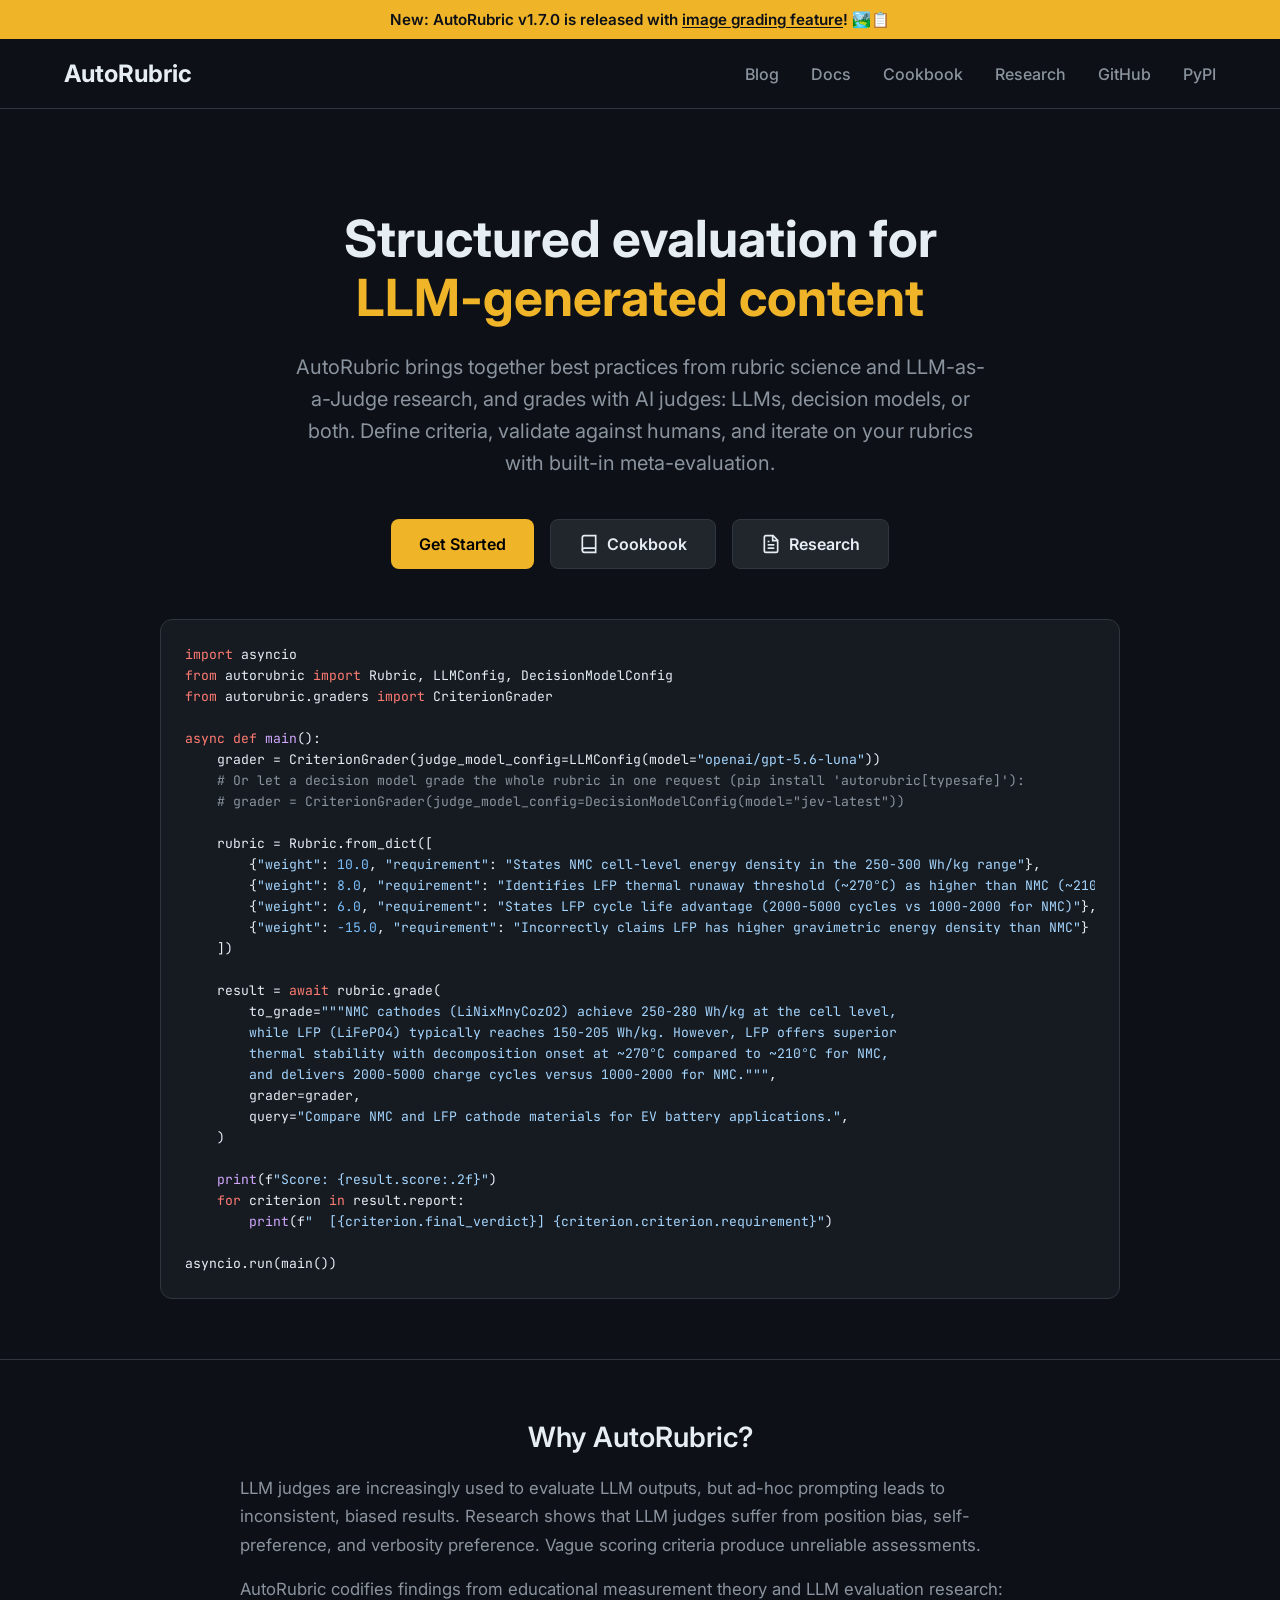
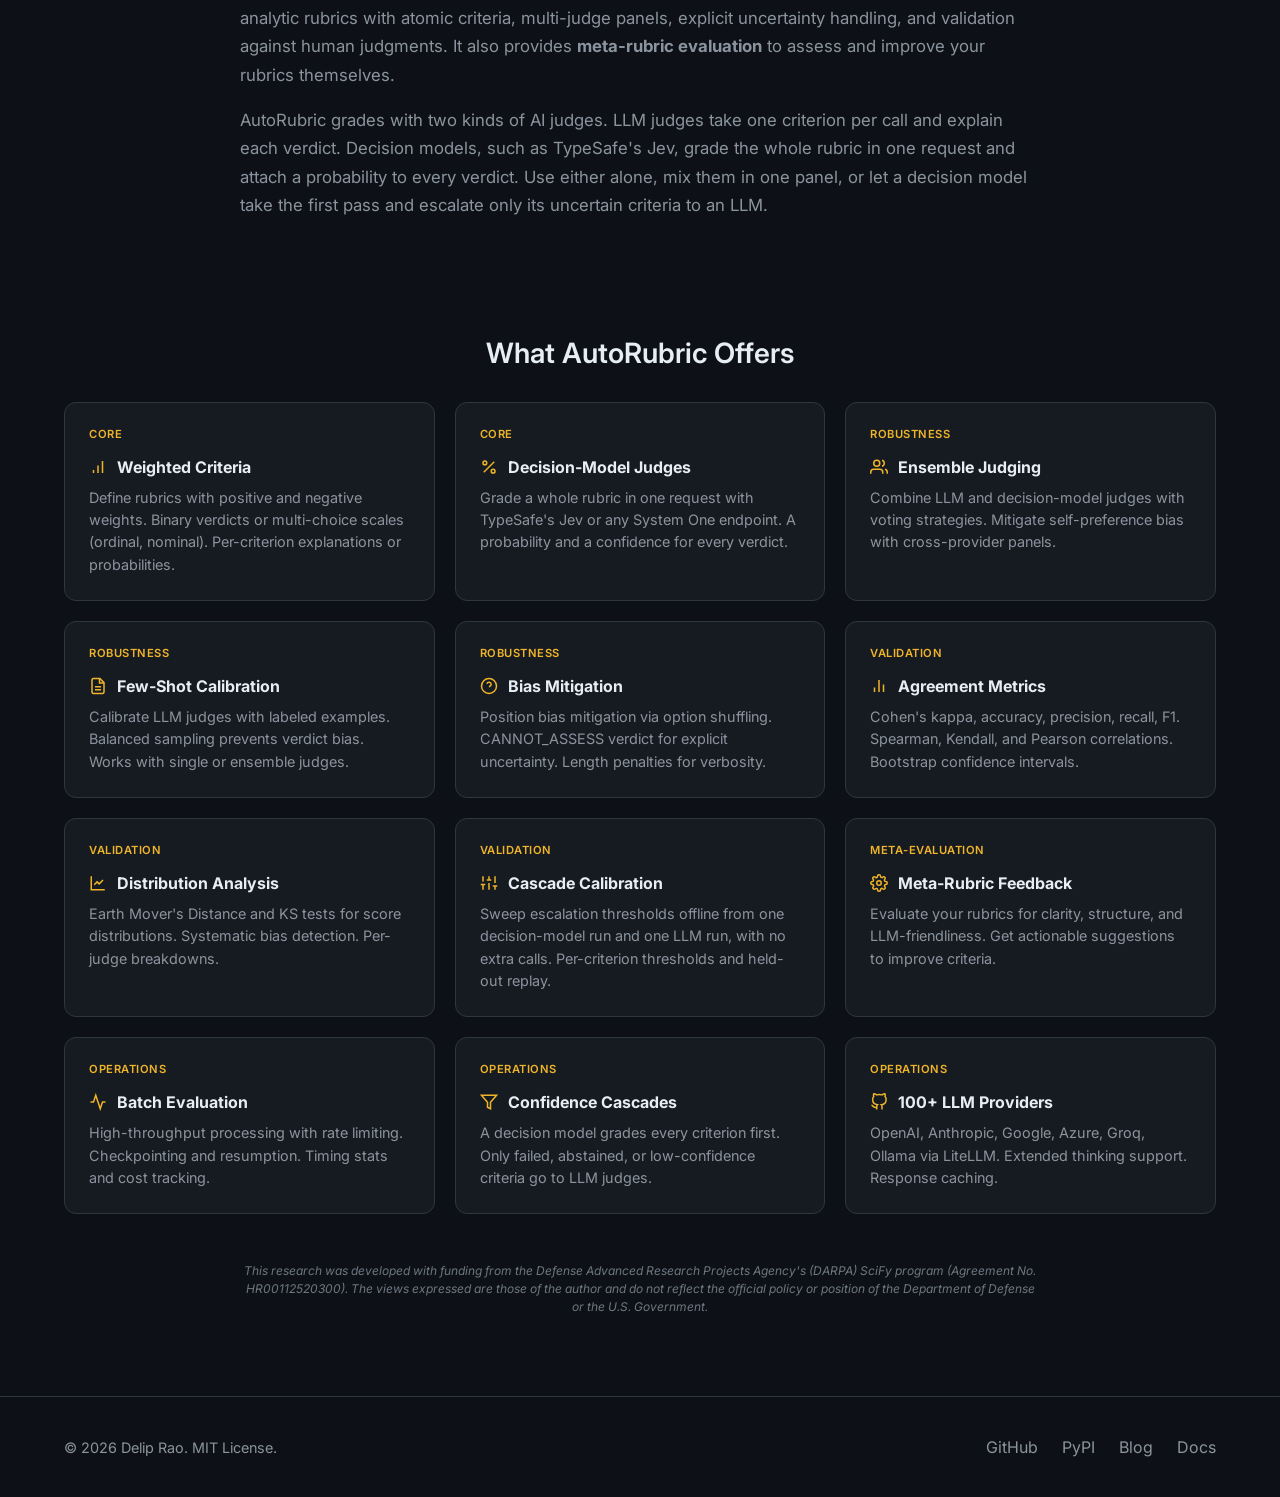
<file: docs/landing/index.html>
<!DOCTYPE html>
<html lang="en">

<head>
    <meta charset="UTF-8">
    <meta name="viewport" content="width=device-width, initial-scale=1.0">
    <title>AutoRubric - Research-Backed LLM Evaluation</title>
    <meta name="description"
        content="Evaluate LLM-generated and human-authored content with weighted rubrics, LLM-as-a-Judge, and decision models — ensemble judging and agreement metrics.">
    <meta name="keywords" content="LLM evaluation, LLM-as-a-Judge, LLM judge, AI judges, decision models, decision-model judges, probabilistic judges, TypeSafe Jev, System One protocol, rubric evaluation, weighted rubric criteria, analytic rubrics, automated grading, structured evaluation, LLM-generated content, human-authored content evaluation, ensemble judging, multi-judge panel, mixed ensembles, confidence cascade, LLM fallback, escalation threshold calibration, cascade replay, bias mitigation, position bias, self-preference bias, verbosity bias, few-shot calibration, CANNOT_ASSESS, abstention, length penalty, multi-choice rubrics, ordinal scale, nominal scale, extended thinking, meta-rubric evaluation, automated rubric improvement, held-out rubric improvement, judge validation, synthetic ground truth, agent skill evaluation, batch evaluation, cost optimization, Cohen's kappa, Krippendorff's alpha, Fleiss' kappa, inter-rater agreement, Matthews correlation coefficient, accuracy, precision, recall, F1, Spearman correlation, Kendall correlation, Pearson correlation, Earth Mover's Distance, KS test, bootstrap confidence intervals, distribution analysis, systematic bias detection, LiteLLM, OpenAI, Anthropic, Google, Azure, Groq, Ollama, Python evaluation library, open source">
    <meta name="robots" content="index, follow, max-image-preview:large">
    <link rel="canonical" href="https://autorubric.org/">

    <!-- Open Graph -->
    <meta property="og:type" content="website">
    <meta property="og:site_name" content="AutoRubric">
    <meta property="og:title" content="AutoRubric — Research-Backed LLM Evaluation">
    <meta property="og:description"
        content="Evaluate LLM-generated and human-authored content with weighted rubrics, LLM-as-a-Judge, and decision models — ensemble judging and agreement metrics.">
    <meta property="og:url" content="https://autorubric.org/">

    <!-- Twitter -->
    <meta name="twitter:card" content="summary">
    <meta name="twitter:title" content="AutoRubric — Research-Backed LLM Evaluation">
    <meta name="twitter:description"
        content="Evaluate LLM-generated and human-authored content with weighted rubrics, LLM-as-a-Judge, and decision models — ensemble judging and agreement metrics.">

    <!-- Structured data: keyword-rich feature list for search engines -->
    <script type="application/ld+json">
{
  "@context": "https://schema.org",
  "@type": "SoftwareApplication",
  "name": "AutoRubric",
  "alternateName": "AutoRubric — Research-Backed LLM Evaluation",
  "description": "Evaluate LLM-generated and human-authored content with weighted rubrics and AI judges, LLM-as-a-Judge and decision models: ensemble judging, confidence cascades, bias mitigation, agreement metrics (Cohen's kappa), and meta-rubric feedback.",
  "applicationCategory": "DeveloperApplication",
  "operatingSystem": "Cross-platform (Python 3.11+)",
  "url": "https://autorubric.org/",
  "softwareHelp": "https://autorubric.org/docs/",
  "codeRepository": "https://github.com/delip/autorubric",
  "downloadUrl": "https://pypi.org/project/autorubric/",
  "license": "https://opensource.org/licenses/MIT",
  "author": {
    "@type": "Person",
    "name": "Delip Rao"
  },
  "sameAs": [
    "https://github.com/delip/autorubric",
    "https://pypi.org/project/autorubric/",
    "https://arxiv.org/abs/2603.00077"
  ],
  "offers": {
    "@type": "Offer",
    "price": "0",
    "priceCurrency": "USD"
  },
  "keywords": "LLM evaluation, LLM-as-a-Judge, LLM judge, AI judges, decision models, decision-model judges, probabilistic judges, TypeSafe Jev, System One protocol, rubric evaluation, weighted rubric criteria, analytic rubrics, automated grading, structured evaluation, LLM-generated content, human-authored content evaluation, ensemble judging, multi-judge panel, mixed ensembles, confidence cascade, LLM fallback, escalation threshold calibration, cascade replay, bias mitigation, position bias, self-preference bias, verbosity bias, few-shot calibration, CANNOT_ASSESS, abstention, length penalty, multi-choice rubrics, ordinal scale, nominal scale, extended thinking, meta-rubric evaluation, automated rubric improvement, held-out rubric improvement, judge validation, synthetic ground truth, agent skill evaluation, batch evaluation, cost optimization, Cohen's kappa, Krippendorff's alpha, Fleiss' kappa, inter-rater agreement, Matthews correlation coefficient, accuracy, precision, recall, F1, Spearman correlation, Kendall correlation, Pearson correlation, Earth Mover's Distance, KS test, bootstrap confidence intervals, distribution analysis, systematic bias detection, LiteLLM, OpenAI, Anthropic, Google, Azure, Groq, Ollama, Python evaluation library, open source",
  "featureList": [
    "Weighted rubric criteria with positive and negative weights",
    "Two kinds of AI judges: LLM judges and decision models",
    "Decision-model judges (TypeSafe Jev or any System One endpoint) that grade a whole rubric in one request, with a probability and a confidence for every verdict",
    "Binary and multi-choice verdicts (ordinal and nominal scales)",
    "Ensemble judging with majority and weighted voting, including mixed panels of LLM and decision-model judges",
    "Cross-provider judge panels to mitigate self-preference bias",
    "Confidence cascades that escalate a decision model's failed, abstained, or low-confidence criteria to LLM judges",
    "Offline cascade calibration and replay with no extra model calls",
    "Position-bias mitigation via option shuffling",
    "CANNOT_ASSESS verdict for explicit uncertainty and abstention",
    "Few-shot calibration of LLM judges with balanced sampling",
    "Length penalties to control verbosity bias",
    "Agreement metrics: Cohen's kappa, Krippendorff's alpha, Fleiss' kappa, accuracy, precision, recall, F1",
    "Matthews correlation coefficient (phi) and confusion matrices",
    "Distribution analysis with Earth Mover's Distance and KS tests",
    "Bootstrap confidence intervals",
    "Meta-rubric evaluation and automated rubric improvement",
    "Judge validation against human ground truth",
    "Synthetic ground-truth generation",
    "Batch evaluation with rate limiting, checkpointing, and cost tracking",
    "100+ LLM providers via LiteLLM with extended-thinking support"
  ]
}
    </script>
    <link rel="preconnect" href="https://fonts.googleapis.com">
    <link rel="preconnect" href="https://fonts.gstatic.com" crossorigin>
    <link href="https://fonts.googleapis.com/css2?family=Inter:wght@400;500;600;700&family=JetBrains+Mono&display=swap"
        rel="stylesheet">
    <style>
        * {
            margin: 0;
            padding: 0;
            box-sizing: border-box;
        }

        :root {
            --bg-primary: #0d1117;
            --bg-secondary: #161b22;
            --bg-tertiary: #21262d;
            --text-primary: #e6edf3;
            --text-secondary: #8b949e;
            --accent: #f0b429;
            --accent-hover: #f7c948;
            --border: #30363d;
        }

        body {
            font-family: 'Inter', -apple-system, BlinkMacSystemFont, sans-serif;
            background: var(--bg-primary);
            color: var(--text-primary);
            min-height: 100vh;
            display: flex;
            flex-direction: column;
        }

        .container {
            max-width: 1200px;
            margin: 0 auto;
            padding: 0 24px;
        }

        /* Announcement bar */
        .announcement-bar {
            background: var(--accent);
            color: var(--bg-primary);
            text-align: center;
            padding: 10px 24px;
            font-weight: 600;
            font-size: 0.95rem;
        }

        .announcement-bar a {
            color: inherit;
            text-decoration: underline;
            text-underline-offset: 2px;
        }

        /* Header */
        header {
            padding: 20px 0;
            border-bottom: 1px solid var(--border);
        }

        header .container {
            display: flex;
            justify-content: space-between;
            align-items: center;
        }

        .logo {
            font-size: 1.5rem;
            font-weight: 700;
            color: var(--text-primary);
            text-decoration: none;
        }

        nav {
            display: flex;
            gap: 32px;
        }

        nav a {
            color: var(--text-secondary);
            text-decoration: none;
            font-weight: 500;
            transition: color 0.2s;
        }

        nav a:hover {
            color: var(--text-primary);
        }

        /* Hero */
        .hero {
            padding: 100px 0 60px;
            text-align: center;
        }

        .hero h1 {
            font-size: 3.2rem;
            font-weight: 700;
            margin-bottom: 24px;
            line-height: 1.15;
        }

        /* Roll timing shared by JS (transform) and CSS (color/opacity). */
        :root {
            --roll-ms: 650ms;
            --roll-ease: cubic-bezier(0.22, 1, 0.36, 1);   /* gentle ease-out settle */
        }

        /* Accent re-scoped from `.hero h1 span` to a class so the roller wrapper
           spans don't turn line 1 gold. (Atomic change.) */
        .hero h1 .accent {
            color: var(--accent);
            transition: color var(--roll-ms) ease;
        }

        /* --- Hero H1 vertical roll (always-up, invisible-snap, gray-on-exit) --- */
        .hero h1.hero-headline {
            position: relative;
        }

        .roll-viewport {
            display: block;
            height: 2.3em;        /* 2 lines * line-height 1.15; em tracks 3.2rem & 2.25rem */
            overflow: hidden;
        }

        .roll-track {
            display: block;
            transform: translateY(0);
            /* transition is added by JS only when enhancing, so no-JS shows phrase A */
        }

        .roll-phrase {
            display: block;
            height: 2.3em;        /* one stage; JS overrides with the measured max height */
            color: var(--text-primary);
            transition: color var(--roll-ms) ease, opacity var(--roll-ms) ease;
        }

        /* The outgoing phrase gently desaturates to gray and dims as it rolls up. */
        .roll-phrase.is-leaving {
            color: var(--text-secondary);
            opacity: 0.55;
        }
        .roll-phrase.is-leaving .accent {
            color: var(--text-secondary);
        }

        .sr-only {
            position: absolute;
            width: 1px;
            height: 1px;
            padding: 0;
            margin: -1px;
            overflow: hidden;
            clip: rect(0 0 0 0);
            white-space: nowrap;
            border: 0;
        }

        @media (prefers-reduced-motion: reduce) {
            .roll-track {
                transform: none !important;
                transition: none !important;
            }
            .roll-phrase,
            .roll-phrase .accent {
                transition: none !important;
            }
        }

        .hero .tagline {
            font-size: 1.25rem;
            color: var(--text-secondary);
            max-width: 700px;
            margin: 0 auto 40px;
            line-height: 1.6;
        }

        .cta-group {
            display: flex;
            gap: 16px;
            justify-content: center;
            flex-wrap: wrap;
        }

        .btn {
            padding: 14px 28px;
            border-radius: 8px;
            font-weight: 600;
            font-size: 1rem;
            text-decoration: none;
            transition: all 0.2s;
            display: inline-flex;
            align-items: center;
            gap: 8px;
        }

        .btn-primary {
            background: var(--accent);
            color: #000;
        }

        .btn-primary:hover {
            background: var(--accent-hover);
        }

        .btn-secondary {
            background: var(--bg-tertiary);
            color: var(--text-primary);
            border: 1px solid var(--border);
        }

        .btn-secondary:hover {
            border-color: var(--text-secondary);
        }

        /* Code block */
        .code-block {
            background: var(--bg-secondary);
            border: 1px solid var(--border);
            border-radius: 12px;
            padding: 24px;
            max-width: 960px;
            margin: 50px auto 0;
            text-align: left;
        }

        .code-block pre {
            font-family: 'JetBrains Mono', monospace;
            font-size: 0.82rem;
            line-height: 1.6;
            overflow-x: auto;
        }

        .code-block .comment {
            color: var(--text-secondary);
        }

        .code-block .keyword {
            color: #ff7b72;
        }

        .code-block .string {
            color: #a5d6ff;
        }

        .code-block .function {
            color: #d2a8ff;
        }

        .code-block .number {
            color: #79c0ff;
        }

        /* Why Section */
        .why-section {
            padding: 60px 0 40px;
            border-top: 1px solid var(--border);
        }

        .why-section h2 {
            font-size: 1.75rem;
            font-weight: 600;
            margin-bottom: 20px;
            text-align: center;
        }

        .why-content {
            max-width: 800px;
            margin: 0 auto;
            color: var(--text-secondary);
            line-height: 1.7;
            font-size: 1.05rem;
        }

        .why-content p {
            margin-bottom: 16px;
        }

        /* Features */
        .features {
            padding: 60px 0 80px;
        }

        .features h2 {
            font-size: 1.75rem;
            font-weight: 600;
            margin-bottom: 32px;
            text-align: center;
        }

        .features-grid {
            display: grid;
            grid-template-columns: repeat(auto-fit, minmax(280px, 1fr));
            gap: 20px;
        }

        .feature {
            background: var(--bg-secondary);
            border: 1px solid var(--border);
            border-radius: 12px;
            padding: 24px;
        }

        .feature h3 {
            font-size: 1rem;
            margin-bottom: 10px;
            display: flex;
            align-items: center;
            gap: 10px;
        }

        .feature p {
            color: var(--text-secondary);
            line-height: 1.55;
            font-size: 0.9rem;
        }

        .feature-category {
            font-size: 0.7rem;
            text-transform: uppercase;
            letter-spacing: 0.5px;
            color: var(--accent);
            margin-bottom: 16px;
            font-weight: 600;
        }

        /* Footer */
        footer {
            margin-top: auto;
            padding: 40px 0;
            border-top: 1px solid var(--border);
        }

        footer .container {
            display: flex;
            justify-content: space-between;
            align-items: center;
            flex-wrap: wrap;
            gap: 16px;
        }

        footer p {
            color: var(--text-secondary);
            font-size: 0.9rem;
        }

        footer a {
            color: var(--text-secondary);
            text-decoration: none;
        }

        footer a:hover {
            color: var(--text-primary);
        }

        .footer-links {
            display: flex;
            gap: 24px;
        }

        .darpa-notice {
            font-size: 0.75rem;
            color: #6e7681;
            font-style: italic;
            margin-top: 48px;
            line-height: 1.5;
            max-width: 800px;
            margin-left: auto;
            margin-right: auto;
            text-align: center;
        }

        /* Responsive */
        @media (max-width: 768px) {
            .hero h1 {
                font-size: 2.25rem;
            }

            .hero {
                padding: 70px 0 50px;
            }

            header .container {
                flex-wrap: wrap;
                gap: 10px 20px;
            }

            nav {
                flex-wrap: wrap;
                gap: 10px 20px;
            }
        }
    </style>
</head>

<body>
    <div class="announcement-bar">
        New: AutoRubric v1.7.0 is released with <a href="/blog/autorubric-1-7-0-image-rubrics/">image grading feature</a>! 🏞️📋
    </div>
    <!-- blog:header:start -->
    <header>
        <div class="container">
            <a href="/" class="logo">AutoRubric</a>
            <nav>
                <a href="/blog/">Blog</a>
                <a href="/docs/">Docs</a>
                <a href="/docs/cookbook/">Cookbook</a>
                <a href="/research/">Research</a>
                <a href="https://github.com/delip/autorubric">GitHub</a>
                <a href="https://pypi.org/project/autorubric/">PyPI</a>
            </nav>
        </div>
    </header>
    <!-- blog:header:end -->

    <main>
        <section class="hero">
            <div class="container">
                <h1 class="hero-headline">
                    <span class="sr-only">Structured evaluation for LLM-generated content. Automated grading for human-authored content. Structured evaluation for non-verifiable domains.</span>
                    <span class="roll-viewport" aria-hidden="true">
                        <span class="roll-track">
                            <span class="roll-phrase">Structured evaluation for<br><span class="accent">LLM-generated content</span></span>
                            <span class="roll-phrase">Automated grading for<br><span class="accent">Human-authored content</span></span>
                            <span class="roll-phrase">Structured evaluation for<br><span class="accent">Non-verifiable domains</span></span>
                            <!-- seam: duplicate of the first phrase so the roll can snap back invisibly -->
                            <span class="roll-phrase">Structured evaluation for<br><span class="accent">LLM-generated content</span></span>
                        </span>
                    </span>
                </h1>
                <p class="tagline">AutoRubric brings together best practices from rubric science and LLM-as-a-Judge
                    research, and grades with AI judges: LLMs, decision models, or both. Define criteria, validate
                    against humans, and iterate on your rubrics with built-in meta-evaluation.</p>
                <div class="cta-group">
                    <a href="/docs/quickstart/" class="btn btn-primary">Get Started</a>
                    <a href="/docs/cookbook/" class="btn btn-secondary">
                        <svg width="20" height="20" viewBox="0 0 24 24" fill="none" stroke="currentColor"
                            stroke-width="2">
                            <path d="M4 19.5A2.5 2.5 0 0 1 6.5 17H20"></path>
                            <path d="M6.5 2H20v20H6.5A2.5 2.5 0 0 1 4 19.5v-15A2.5 2.5 0 0 1 6.5 2z"></path>
                        </svg>
                        Cookbook
                    </a>
                    <a href="/research/" class="btn btn-secondary">
                        <svg width="20" height="20" viewBox="0 0 24 24" fill="none" stroke="currentColor"
                            stroke-width="2">
                            <path d="M14.5 2H6a2 2 0 0 0-2 2v16a2 2 0 0 0 2 2h12a2 2 0 0 0 2-2V7.5L14.5 2z"></path>
                            <polyline points="14 2 14 8 20 8"></polyline>
                            <line x1="16" y1="13" x2="8" y2="13"></line>
                            <line x1="16" y1="17" x2="8" y2="17"></line>
                            <line x1="10" y1="9" x2="8" y2="9"></line>
                        </svg>
                        Research
                    </a>
                </div>

                <div class="code-block">
                    <pre><span class="keyword">import</span> asyncio
<span class="keyword">from</span> autorubric <span class="keyword">import</span> Rubric, LLMConfig, DecisionModelConfig
<span class="keyword">from</span> autorubric.graders <span class="keyword">import</span> CriterionGrader

<span class="keyword">async def</span> <span class="function">main</span>():
    grader = CriterionGrader(judge_model_config=LLMConfig(model=<span class="string">"openai/gpt-5.6-luna"</span>))
    <span class="comment"># Or let a decision model grade the whole rubric in one request (pip install 'autorubric[typesafe]'):</span>
    <span class="comment"># grader = CriterionGrader(judge_model_config=DecisionModelConfig(model="jev-latest"))</span>

    rubric = Rubric.from_dict([
        {<span class="string">"weight"</span>: <span class="number">10.0</span>, <span class="string">"requirement"</span>: <span class="string">"States NMC cell-level energy density in the 250-300 Wh/kg range"</span>},
        {<span class="string">"weight"</span>: <span class="number">8.0</span>, <span class="string">"requirement"</span>: <span class="string">"Identifies LFP thermal runaway threshold (~270°C) as higher than NMC (~210°C)"</span>},
        {<span class="string">"weight"</span>: <span class="number">6.0</span>, <span class="string">"requirement"</span>: <span class="string">"States LFP cycle life advantage (2000-5000 cycles vs 1000-2000 for NMC)"</span>},
        {<span class="string">"weight"</span>: <span class="number">-15.0</span>, <span class="string">"requirement"</span>: <span class="string">"Incorrectly claims LFP has higher gravimetric energy density than NMC"</span>}
    ])

    result = <span class="keyword">await</span> rubric.grade(
        to_grade=<span class="string">"""NMC cathodes (LiNixMnyCozO2) achieve 250-280 Wh/kg at the cell level,
        while LFP (LiFePO4) typically reaches 150-205 Wh/kg. However, LFP offers superior
        thermal stability with decomposition onset at ~270°C compared to ~210°C for NMC,
        and delivers 2000-5000 charge cycles versus 1000-2000 for NMC."""</span>,
        grader=grader,
        query=<span class="string">"Compare NMC and LFP cathode materials for EV battery applications."</span>,
    )

    <span class="function">print</span>(f<span class="string">"Score: {result.score:.2f}"</span>)
    <span class="keyword">for</span> criterion <span class="keyword">in</span> result.report:
        <span class="function">print</span>(f<span class="string">"  [{criterion.final_verdict}] {criterion.criterion.requirement}"</span>)

asyncio.run(main())</pre>
                </div>
            </div>
        </section>

        <section class="why-section">
            <div class="container">
                <h2>Why AutoRubric?</h2>
                <div class="why-content">
                    <p>LLM judges are increasingly used to evaluate LLM outputs, but ad-hoc prompting leads to
                        inconsistent, biased results. Research shows that LLM judges suffer from position bias,
                        self-preference, and verbosity preference. Vague scoring criteria produce unreliable
                        assessments.</p>
                    <p>AutoRubric codifies findings from educational measurement theory and LLM evaluation research:
                        analytic rubrics with atomic criteria, multi-judge panels, explicit uncertainty handling, and
                        validation against human judgments. It also provides <strong>meta-rubric evaluation</strong> to
                        assess and improve your rubrics themselves.</p>
                    <p>AutoRubric grades with two kinds of AI judges. LLM judges take one criterion per call and explain
                        each verdict. Decision models, such as TypeSafe's Jev, grade the whole rubric in one request and
                        attach a probability to every verdict. Use either alone, mix them in one panel, or let a decision
                        model take the first pass and escalate only its uncertain criteria to an LLM.</p>
                </div>
            </div>
        </section>

        <section class="features">
            <div class="container">
                <h2>What AutoRubric Offers</h2>
                <div class="features-grid">
                    <div class="feature">
                        <div class="feature-category">Core</div>
                        <h3>
                            <svg width="18" height="18" viewBox="0 0 24 24" fill="none" stroke="var(--accent)"
                                stroke-width="2">
                                <path d="M12 20V10"></path>
                                <path d="M18 20V4"></path>
                                <path d="M6 20v-4"></path>
                            </svg>
                            Weighted Criteria
                        </h3>
                        <p>Define rubrics with positive and negative weights. Binary verdicts or multi-choice scales
                            (ordinal, nominal). Per-criterion explanations or probabilities.</p>
                    </div>
                    <div class="feature">
                        <div class="feature-category">Core</div>
                        <h3>
                            <svg width="18" height="18" viewBox="0 0 24 24" fill="none" stroke="var(--accent)"
                                stroke-width="2">
                                <line x1="19" y1="5" x2="5" y2="19"></line>
                                <circle cx="6.5" cy="6.5" r="2.5"></circle>
                                <circle cx="17.5" cy="17.5" r="2.5"></circle>
                            </svg>
                            Decision-Model Judges
                        </h3>
                        <p>Grade a whole rubric in one request with TypeSafe's Jev or any System One endpoint. A
                            probability and a confidence for every verdict.</p>
                    </div>
                    <div class="feature">
                        <div class="feature-category">Robustness</div>
                        <h3>
                            <svg width="18" height="18" viewBox="0 0 24 24" fill="none" stroke="var(--accent)"
                                stroke-width="2">
                                <path d="M17 21v-2a4 4 0 0 0-4-4H5a4 4 0 0 0-4 4v2"></path>
                                <circle cx="9" cy="7" r="4"></circle>
                                <path d="M23 21v-2a4 4 0 0 0-3-3.87"></path>
                                <path d="M16 3.13a4 4 0 0 1 0 7.75"></path>
                            </svg>
                            Ensemble Judging
                        </h3>
                        <p>Combine LLM and decision-model judges with voting strategies. Mitigate self-preference bias
                            with cross-provider panels.</p>
                    </div>
                    <div class="feature">
                        <div class="feature-category">Robustness</div>
                        <h3>
                            <svg width="18" height="18" viewBox="0 0 24 24" fill="none" stroke="var(--accent)"
                                stroke-width="2">
                                <path d="M14.5 2H6a2 2 0 0 0-2 2v16a2 2 0 0 0 2 2h12a2 2 0 0 0 2-2V7.5L14.5 2z"></path>
                                <polyline points="14 2 14 8 20 8"></polyline>
                                <line x1="16" y1="13" x2="8" y2="13"></line>
                                <line x1="16" y1="17" x2="8" y2="17"></line>
                            </svg>
                            Few-Shot Calibration
                        </h3>
                        <p>Calibrate LLM judges with labeled examples. Balanced sampling prevents verdict bias. Works
                            with single or ensemble judges.</p>
                    </div>
                    <div class="feature">
                        <div class="feature-category">Robustness</div>
                        <h3>
                            <svg width="18" height="18" viewBox="0 0 24 24" fill="none" stroke="var(--accent)"
                                stroke-width="2">
                                <circle cx="12" cy="12" r="10"></circle>
                                <path d="M9.09 9a3 3 0 0 1 5.83 1c0 2-3 3-3 3"></path>
                                <line x1="12" y1="17" x2="12.01" y2="17"></line>
                            </svg>
                            Bias Mitigation
                        </h3>
                        <p>Position bias mitigation via option shuffling. CANNOT_ASSESS verdict for explicit
                            uncertainty. Length penalties for verbosity.</p>
                    </div>
                    <div class="feature">
                        <div class="feature-category">Validation</div>
                        <h3>
                            <svg width="18" height="18" viewBox="0 0 24 24" fill="none" stroke="var(--accent)"
                                stroke-width="2">
                                <line x1="18" y1="20" x2="18" y2="10"></line>
                                <line x1="12" y1="20" x2="12" y2="4"></line>
                                <line x1="6" y1="20" x2="6" y2="14"></line>
                            </svg>
                            Agreement Metrics
                        </h3>
                        <p>Cohen's kappa, accuracy, precision, recall, F1. Spearman, Kendall, and Pearson correlations.
                            Bootstrap confidence intervals.</p>
                    </div>
                    <div class="feature">
                        <div class="feature-category">Validation</div>
                        <h3>
                            <svg width="18" height="18" viewBox="0 0 24 24" fill="none" stroke="var(--accent)"
                                stroke-width="2">
                                <path d="M3 3v18h18"></path>
                                <path d="M18.7 8l-5.1 5.2-2.8-2.7L7 14.3"></path>
                            </svg>
                            Distribution Analysis
                        </h3>
                        <p>Earth Mover's Distance and KS tests for score distributions. Systematic bias detection.
                            Per-judge breakdowns.</p>
                    </div>
                    <div class="feature">
                        <div class="feature-category">Validation</div>
                        <h3>
                            <svg width="18" height="18" viewBox="0 0 24 24" fill="none" stroke="var(--accent)"
                                stroke-width="2">
                                <line x1="4" y1="21" x2="4" y2="14"></line>
                                <line x1="4" y1="10" x2="4" y2="3"></line>
                                <line x1="12" y1="21" x2="12" y2="12"></line>
                                <line x1="12" y1="8" x2="12" y2="3"></line>
                                <line x1="20" y1="21" x2="20" y2="16"></line>
                                <line x1="20" y1="12" x2="20" y2="3"></line>
                                <line x1="1" y1="14" x2="7" y2="14"></line>
                                <line x1="9" y1="8" x2="15" y2="8"></line>
                                <line x1="17" y1="16" x2="23" y2="16"></line>
                            </svg>
                            Cascade Calibration
                        </h3>
                        <p>Sweep escalation thresholds offline from one decision-model run and one LLM run, with no
                            extra calls. Per-criterion thresholds and held-out replay.</p>
                    </div>
                    <div class="feature">
                        <div class="feature-category">Meta-Evaluation</div>
                        <h3>
                            <svg width="18" height="18" viewBox="0 0 24 24" fill="none" stroke="var(--accent)"
                                stroke-width="2">
                                <circle cx="12" cy="12" r="3"></circle>
                                <path
                                    d="M19.4 15a1.65 1.65 0 0 0 .33 1.82l.06.06a2 2 0 0 1 0 2.83 2 2 0 0 1-2.83 0l-.06-.06a1.65 1.65 0 0 0-1.82-.33 1.65 1.65 0 0 0-1 1.51V21a2 2 0 0 1-2 2 2 2 0 0 1-2-2v-.09A1.65 1.65 0 0 0 9 19.4a1.65 1.65 0 0 0-1.82.33l-.06.06a2 2 0 0 1-2.83 0 2 2 0 0 1 0-2.83l.06-.06a1.65 1.65 0 0 0 .33-1.82 1.65 1.65 0 0 0-1.51-1H3a2 2 0 0 1-2-2 2 2 0 0 1 2-2h.09A1.65 1.65 0 0 0 4.6 9a1.65 1.65 0 0 0-.33-1.82l-.06-.06a2 2 0 0 1 0-2.83 2 2 0 0 1 2.83 0l.06.06a1.65 1.65 0 0 0 1.82.33H9a1.65 1.65 0 0 0 1-1.51V3a2 2 0 0 1 2-2 2 2 0 0 1 2 2v.09a1.65 1.65 0 0 0 1 1.51 1.65 1.65 0 0 0 1.82-.33l.06-.06a2 2 0 0 1 2.83 0 2 2 0 0 1 0 2.83l-.06.06a1.65 1.65 0 0 0-.33 1.82V9a1.65 1.65 0 0 0 1.51 1H21a2 2 0 0 1 2 2 2 2 0 0 1-2 2h-.09a1.65 1.65 0 0 0-1.51 1z">
                                </path>
                            </svg>
                            Meta-Rubric Feedback
                        </h3>
                        <p>Evaluate your rubrics for clarity, structure, and LLM-friendliness. Get actionable
                            suggestions to improve criteria.</p>
                    </div>
                    <div class="feature">
                        <div class="feature-category">Operations</div>
                        <h3>
                            <svg width="18" height="18" viewBox="0 0 24 24" fill="none" stroke="var(--accent)"
                                stroke-width="2">
                                <polyline points="22 12 18 12 15 21 9 3 6 12 2 12"></polyline>
                            </svg>
                            Batch Evaluation
                        </h3>
                        <p>High-throughput processing with rate limiting. Checkpointing and resumption. Timing stats and
                            cost tracking.</p>
                    </div>
                    <div class="feature">
                        <div class="feature-category">Operations</div>
                        <h3>
                            <svg width="18" height="18" viewBox="0 0 24 24" fill="none" stroke="var(--accent)"
                                stroke-width="2">
                                <path d="M22 3H2l8 9.46V19l4 2v-8.54L22 3z"></path>
                            </svg>
                            Confidence Cascades
                        </h3>
                        <p>A decision model grades every criterion first. Only failed, abstained, or low-confidence
                            criteria go to LLM judges.</p>
                    </div>
                    <div class="feature">
                        <div class="feature-category">Operations</div>
                        <h3>
                            <svg width="18" height="18" viewBox="0 0 24 24" fill="none" stroke="var(--accent)"
                                stroke-width="2">
                                <path
                                    d="M9 19c-5 1.5-5-2.5-7-3m14 6v-3.87a3.37 3.37 0 0 0-.94-2.61c3.14-.35 6.44-1.54 6.44-7A5.44 5.44 0 0 0 20 4.77 5.07 5.07 0 0 0 19.91 1S18.73.65 16 2.48a13.38 13.38 0 0 0-7 0C6.27.65 5.09 1 5.09 1A5.07 5.07 0 0 0 5 4.77a5.44 5.44 0 0 0-1.5 3.78c0 5.42 3.3 6.61 6.44 7A3.37 3.37 0 0 0 9 18.13V22">
                                </path>
                            </svg>
                            100+ LLM Providers
                        </h3>
                        <p>OpenAI, Anthropic, Google, Azure, Groq, Ollama via LiteLLM. Extended thinking support.
                            Response caching.</p>
                    </div>
                </div>
                <p class="darpa-notice">
                    This research was developed with funding from the Defense Advanced Research Projects Agency's
                    (DARPA) SciFy program (Agreement No. HR00112520300). The views expressed are those of the author and
                    do not reflect the official policy or position of the Department of Defense or the U.S. Government.
                </p>
            </div>
        </section>
    </main>

    <footer>
        <div class="container">
            <p>&copy; <script>document.write(new Date().getFullYear())</script> Delip Rao. MIT License.</p>
            <div class="footer-links">
                <a href="https://github.com/delip/autorubric">GitHub</a>
                <a href="https://pypi.org/project/autorubric/">PyPI</a>
                <a href="/blog/">Blog</a>
                <a href="/docs/">Docs</a>
            </div>
        </div>
    </footer>
    <script>
        /* Hero H1 vertical roll: N real phrases plus a trailing duplicate of the
           first (the seam) stacked vertically. Always rolls up, dwelling on each
           real phrase, then snaps invisibly from the seam back to the first. The
           outgoing phrase desaturates to gray as it leaves. Vanilla, no deps. */
        (function () {
            var vp = document.querySelector('.roll-viewport');
            var track = vp && vp.querySelector('.roll-track');
            if (!track) return;
            var phrases = track.querySelectorAll('.roll-phrase');
            var REAL = phrases.length - 1;                // last phrase is the seam (duplicate of the first)
            if (REAL < 1) return;

            var mq = window.matchMedia('(prefers-reduced-motion: reduce)');
            var ROLL_MS = 650;                            // match --roll-ms in CSS
            var DWELL = 3500;                             // hold per phrase (equal rotation)
            var EASE = 'cubic-bezier(0.22, 1, 0.36, 1)';  // match --roll-ease in CSS
            var stage = 0, step = 0, timer = null, running = false;

            function measure() {
                var i, h = 0;
                for (i = 0; i < phrases.length; i++) phrases[i].style.height = 'auto';
                for (i = 0; i < phrases.length; i++) {
                    h = Math.max(h, phrases[i].getBoundingClientRect().height);
                }
                stage = h;
                for (i = 0; i < phrases.length; i++) phrases[i].style.height = stage + 'px';
                vp.style.height = stage + 'px';
                apply(step, false);
            }
            function apply(s, animate) {
                track.style.transition = animate ? ('transform ' + ROLL_MS + 'ms ' + EASE) : 'none';
                track.style.transform = 'translateY(' + (-s * stage) + 'px)';
            }
            function setLeaving(idx) {
                for (var i = 0; i < phrases.length; i++) phrases[i].classList.remove('is-leaving');
                if (idx != null) phrases[idx].classList.add('is-leaving');
            }
            function clear() { if (timer) { clearTimeout(timer); timer = null; } }
            function next() {
                setLeaving(step); step += 1; apply(step, true);   // roll up to the next stage
                if (step < REAL) {                        // landed on a real phrase: roll in, then dwell
                    timer = setTimeout(next, ROLL_MS + DWELL);
                } else {                                  // landed on the seam: roll in, then snap back
                    timer = setTimeout(function () {
                        setLeaving(null); step = 0; apply(0, false);   // invisible: seam == first phrase
                        timer = setTimeout(next, DWELL);
                    }, ROLL_MS);
                }
            }
            function start() {
                if (running || mq.matches) return;
                running = true; measure(); setLeaving(null);
                clear(); timer = setTimeout(next, DWELL);
            }
            function stop() { running = false; clear(); step = 0; setLeaving(null); apply(0, false); }

            document.addEventListener('visibilitychange', function () {
                if (document.hidden) { clear(); }
                else if (running && !timer && !mq.matches) {
                    step = 0; setLeaving(null); apply(0, false); timer = setTimeout(next, DWELL);
                }
            });
            if (mq.addEventListener) {
                mq.addEventListener('change', function () { mq.matches ? stop() : start(); });
            }
            var rt; window.addEventListener('resize', function () {
                clearTimeout(rt); rt = setTimeout(measure, 150);
            });

            if (document.fonts && document.fonts.ready) document.fonts.ready.then(start);
            else start();
        })();
    </script>
</body>

</html>
</file>
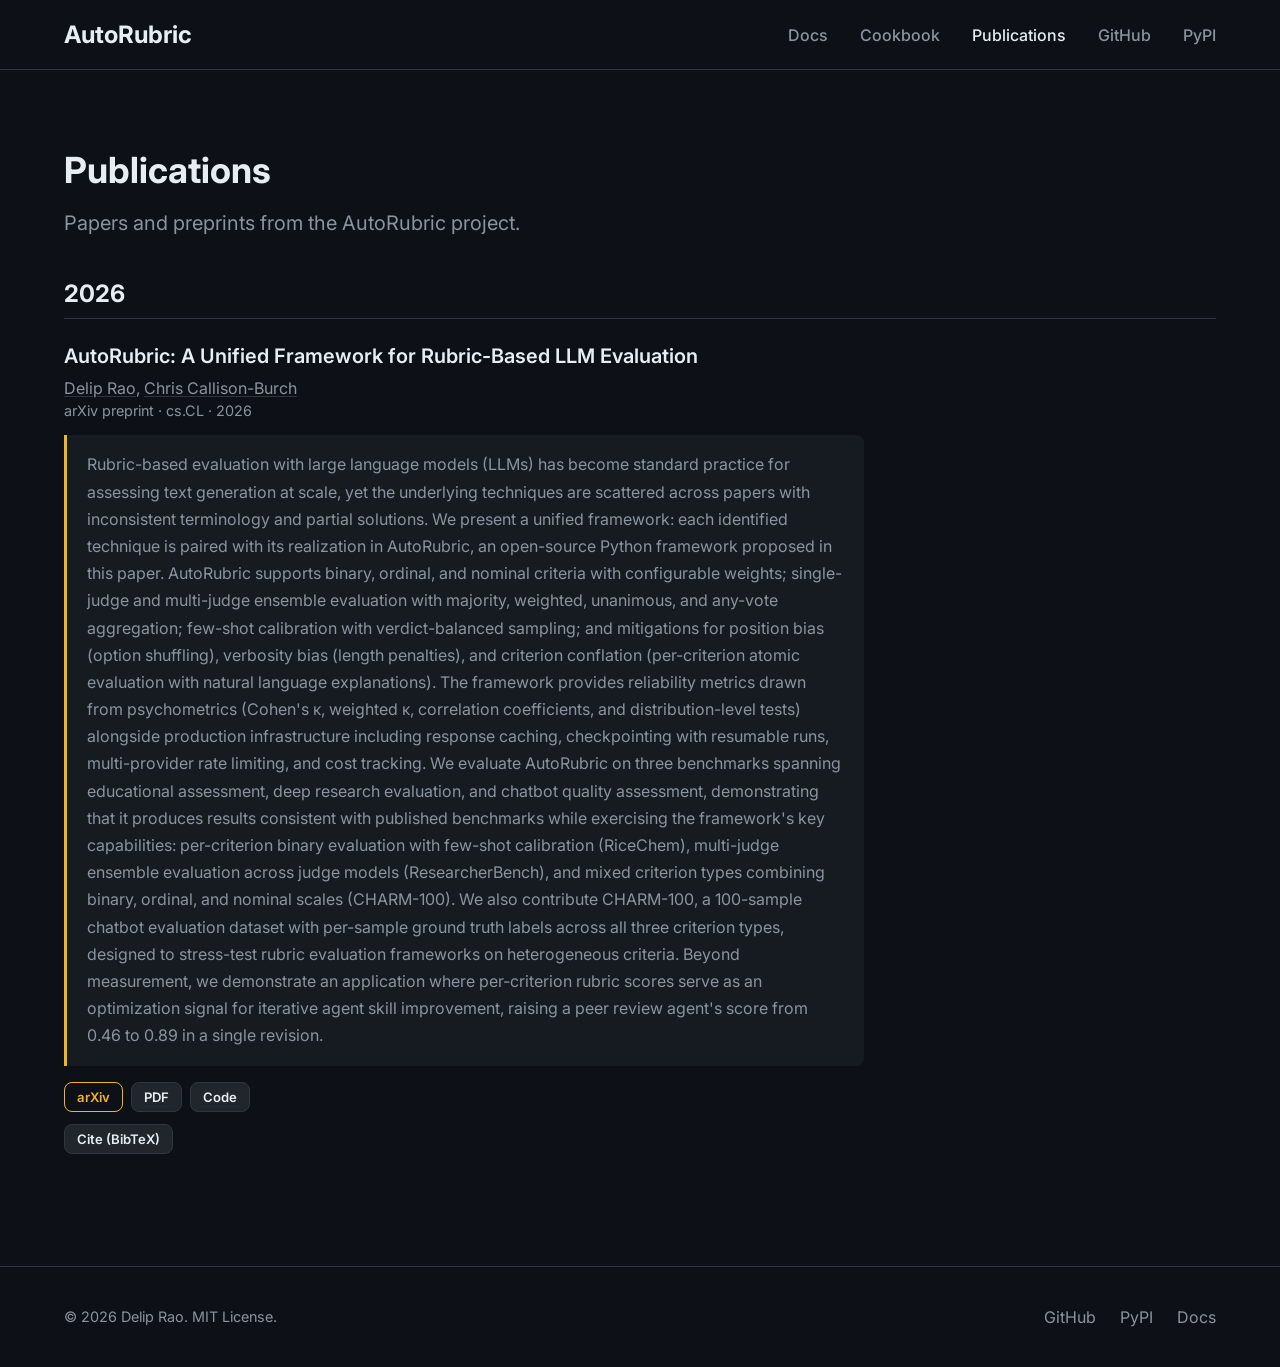
<file: docs/publications/index.html>
<!DOCTYPE html>
<html lang="en">

<head>
    <meta charset="UTF-8">
    <meta name="viewport" content="width=device-width, initial-scale=1.0">
    <title>Publications — AutoRubric</title>
    <meta name="description"
        content="Papers and preprints from the AutoRubric project on rubric-based LLM evaluation, LLM-as-a-Judge, ensemble judging, and meta-rubric evaluation.">
    <meta name="keywords"
        content="AutoRubric, publications, rubric-based LLM evaluation, LLM-as-a-Judge, ensemble judging, meta-rubric evaluation, Delip Rao, Chris Callison-Burch, arXiv 2603.00077">
    <meta name="robots" content="index, follow, max-image-preview:large">
    <link rel="canonical" href="https://autorubric.org/publications/">

    <meta property="og:type" content="website">
    <meta property="og:site_name" content="AutoRubric">
    <meta property="og:title" content="Publications — AutoRubric">
    <meta property="og:description"
        content="Papers and preprints from the AutoRubric project on rubric-based LLM evaluation.">
    <meta property="og:url" content="https://autorubric.org/publications/">
    <meta name="twitter:card" content="summary">
    <meta name="twitter:title" content="Publications — AutoRubric">
    <meta name="twitter:description"
        content="Papers and preprints from the AutoRubric project on rubric-based LLM evaluation.">

    <script type="application/ld+json">
{
  "@context": "https://schema.org",
  "@type": "CollectionPage",
  "name": "Publications — AutoRubric",
  "url": "https://autorubric.org/publications/",
  "about": ["rubric-based LLM evaluation", "LLM-as-a-Judge", "meta-rubric evaluation"],
  "hasPart": [
    {
      "@type": "ScholarlyArticle",
      "name": "AutoRubric: A Unified Framework for Rubric-Based LLM Evaluation",
      "headline": "AutoRubric: A Unified Framework for Rubric-Based LLM Evaluation",
      "author": [
        {"@type": "Person", "name": "Delip Rao"},
        {"@type": "Person", "name": "Chris Callison-Burch"}
      ],
      "datePublished": "2026",
      "url": "https://arxiv.org/abs/2603.00077",
      "sameAs": "https://arxiv.org/abs/2603.00077",
      "identifier": "arXiv:2603.00077",
      "publisher": {"@type": "Organization", "name": "arXiv"},
      "creativeWorkStatus": "Preprint",
      "inLanguage": "en",
      "about": ["LLM evaluation", "rubric-based evaluation", "LLM-as-a-Judge"],
      "abstract": "Rubric-based evaluation with large language models (LLMs) has become standard practice for assessing text generation at scale, yet the underlying techniques are scattered across papers with inconsistent terminology and partial solutions. We present a unified framework: each identified technique is paired with its realization in AutoRubric, an open-source Python framework proposed in this paper. AutoRubric supports binary, ordinal, and nominal criteria with configurable weights; single-judge and multi-judge ensemble evaluation with majority, weighted, unanimous, and any-vote aggregation; few-shot calibration with verdict-balanced sampling; and mitigations for position bias (option shuffling), verbosity bias (length penalties), and criterion conflation (per-criterion atomic evaluation with natural language explanations). The framework provides reliability metrics drawn from psychometrics (Cohen's kappa, weighted kappa, correlation coefficients, and distribution-level tests) alongside production infrastructure including response caching, checkpointing with resumable runs, multi-provider rate limiting, and cost tracking. We evaluate AutoRubric on three benchmarks spanning educational assessment, deep research evaluation, and chatbot quality assessment, demonstrating that it produces results consistent with published benchmarks. We also contribute CHARM-100, a 100-sample chatbot evaluation dataset with per-sample ground truth labels across all three criterion types. Beyond measurement, we demonstrate an application where per-criterion rubric scores serve as an optimization signal for iterative agent skill improvement, raising a peer review agent's score from 0.46 to 0.89 in a single revision."
    }
  ]
}
    </script>

    <link rel="preconnect" href="https://fonts.googleapis.com">
    <link rel="preconnect" href="https://fonts.gstatic.com" crossorigin>
    <link href="https://fonts.googleapis.com/css2?family=Inter:wght@400;500;600;700&family=JetBrains+Mono&display=swap"
        rel="stylesheet">
    <style>
        * {
            margin: 0;
            padding: 0;
            box-sizing: border-box;
        }

        :root {
            --bg-primary: #0d1117;
            --bg-secondary: #161b22;
            --bg-tertiary: #21262d;
            --text-primary: #e6edf3;
            --text-secondary: #8b949e;
            --accent: #f0b429;
            --accent-hover: #f7c948;
            --border: #30363d;
        }

        body {
            font-family: 'Inter', -apple-system, BlinkMacSystemFont, sans-serif;
            background: var(--bg-primary);
            color: var(--text-primary);
            min-height: 100vh;
            display: flex;
            flex-direction: column;
        }

        a { color: inherit; }

        :focus-visible {
            outline: 2px solid var(--accent);
            outline-offset: 2px;
            border-radius: 4px;
        }

        .container {
            max-width: 1200px;
            margin: 0 auto;
            padding: 0 24px;
        }

        .skip-link {
            position: absolute;
            left: -9999px;
            top: 8px;
            background: var(--bg-tertiary);
            color: var(--text-primary);
            padding: 8px 16px;
            border-radius: 8px;
            border: 1px solid var(--border);
            text-decoration: none;
            z-index: 10;
        }
        .skip-link:focus { left: 24px; }

        /* Header */
        header {
            padding: 20px 0;
            border-bottom: 1px solid var(--border);
        }

        header .container {
            display: flex;
            justify-content: space-between;
            align-items: center;
        }

        .logo {
            font-size: 1.5rem;
            font-weight: 700;
            color: var(--text-primary);
            text-decoration: none;
        }

        nav {
            display: flex;
            gap: 32px;
        }

        nav a {
            color: var(--text-secondary);
            text-decoration: none;
            font-weight: 500;
            transition: color 0.2s;
        }

        nav a:hover,
        nav a[aria-current="page"] {
            color: var(--text-primary);
        }

        /* Page head */
        .page-head {
            padding: 80px 0 40px;
        }

        .page-head h1 {
            font-size: 2.25rem;
            font-weight: 700;
            line-height: 1.15;
            margin-bottom: 16px;
        }

        .page-head .tagline {
            font-size: 1.25rem;
            color: var(--text-secondary);
            max-width: 700px;
            line-height: 1.6;
        }

        /* Publications list */
        .pubs {
            padding: 0 0 80px;
        }

        .pub-year {
            font-size: 1.5rem;
            font-weight: 700;
            color: var(--text-primary);
            padding-bottom: 10px;
            border-bottom: 1px solid var(--border);
            margin-bottom: 24px;
        }

        .pub-year:not(:first-child) {
            margin-top: 48px;
        }

        .pub {
            max-width: 800px;
            padding: 0 0 32px;
        }

        .pub-title {
            font-size: 1.25rem;
            font-weight: 600;
            line-height: 1.35;
            margin-bottom: 8px;
        }

        .pub-title a {
            color: var(--text-primary);
            text-decoration: none;
            transition: color 0.2s;
        }

        .pub-title a:hover {
            color: var(--accent);
        }

        .pub-authors {
            font-size: 1rem;
            color: var(--text-secondary);
            margin-bottom: 4px;
        }

        .pub-meta {
            font-size: 0.9rem;
            color: var(--text-secondary);
            margin-bottom: 16px;
        }

        .pub-authors a {
            color: var(--text-secondary);
            text-decoration: underline;
            text-underline-offset: 2px;
            text-decoration-color: var(--border);
            transition: color 0.2s, text-decoration-color 0.2s;
        }

        .pub-authors a:hover {
            color: var(--text-primary);
            text-decoration-color: var(--text-secondary);
        }

        /* Abstract: inset, colored panel, collapsible.
           The first (featured) paper stays open with no toggle; later papers
           render without `is-featured`/`open` so they collapse by default. */
        .pub-abstract {
            max-width: 800px;
            margin-bottom: 16px;
        }

        .pub-abstract > summary {
            list-style: none;
            display: inline-flex;
            align-items: center;
            gap: 6px;
            cursor: pointer;
            font-size: 0.82rem;
            font-weight: 600;
            color: var(--text-secondary);
            transition: color 0.2s;
        }

        .pub-abstract > summary:hover {
            color: var(--text-primary);
        }

        .pub-abstract > summary::-webkit-details-marker {
            display: none;
        }

        .pub-abstract > summary::before {
            content: '\25B8';
            font-size: 0.7rem;
            transition: transform 0.2s;
        }

        .pub-abstract[open] > summary::before {
            transform: rotate(90deg);
        }

        .pub-abstract.is-featured > summary {
            display: none;
        }

        .pub-abstract-body {
            margin-top: 12px;
            padding: 16px 20px;
            background: var(--bg-secondary);
            border-left: 3px solid var(--accent);
            border-radius: 0 8px 8px 0;
            font-size: 1rem;
            line-height: 1.7;
            color: var(--text-secondary);
        }

        .pub-abstract.is-featured .pub-abstract-body {
            margin-top: 0;
        }

        .pub-links {
            display: flex;
            flex-wrap: wrap;
            gap: 8px;
            align-items: center;
        }

        .chip {
            display: inline-flex;
            align-items: center;
            gap: 6px;
            padding: 6px 12px;
            border-radius: 8px;
            font-size: 0.82rem;
            font-weight: 600;
            font-family: inherit;
            text-decoration: none;
            cursor: pointer;
            color: var(--text-primary);
            background: var(--bg-tertiary);
            border: 1px solid var(--border);
            transition: border-color 0.2s, background 0.2s, color 0.2s;
        }

        .chip:hover {
            border-color: var(--text-secondary);
        }

        /* arXiv chip carries the single gold accent */
        .chip-arxiv {
            background: transparent;
            border-color: var(--accent);
            color: var(--accent);
        }

        .chip-arxiv:hover {
            border-color: var(--accent-hover);
            color: var(--accent-hover);
            background: rgba(240, 180, 41, 0.08);
        }

        /* Cite / BibTeX disclosure */
        .cite {
            margin-top: 12px;
        }

        .cite summary {
            list-style: none;
            display: inline-flex;
        }

        .cite summary::-webkit-details-marker {
            display: none;
        }

        .cite-panel {
            position: relative;
            margin-top: 12px;
            background: var(--bg-secondary);
            border: 1px solid var(--border);
            border-radius: 12px;
            padding: 16px 16px 16px;
        }

        .cite-panel pre {
            font-family: 'JetBrains Mono', monospace;
            font-size: 0.82rem;
            line-height: 1.6;
            color: var(--text-secondary);
            overflow-x: auto;
            white-space: pre;
        }

        .copy-bib {
            position: absolute;
            top: 12px;
            right: 12px;
            font-family: inherit;
            font-size: 0.75rem;
            font-weight: 600;
            color: var(--text-secondary);
            background: var(--bg-tertiary);
            border: 1px solid var(--border);
            border-radius: 8px;
            padding: 4px 10px;
            cursor: pointer;
            transition: border-color 0.2s, color 0.2s;
        }

        .copy-bib:hover {
            border-color: var(--text-secondary);
            color: var(--text-primary);
        }

        /* Footer */
        footer {
            margin-top: auto;
            padding: 40px 0;
            border-top: 1px solid var(--border);
        }

        footer .container {
            display: flex;
            justify-content: space-between;
            align-items: center;
            flex-wrap: wrap;
            gap: 16px;
        }

        footer p {
            color: var(--text-secondary);
            font-size: 0.9rem;
        }

        footer a {
            color: var(--text-secondary);
            text-decoration: none;
            transition: color 0.2s;
        }

        footer a:hover {
            color: var(--text-primary);
        }

        .footer-links {
            display: flex;
            gap: 24px;
        }

        @media (max-width: 768px) {
            .page-head h1 { font-size: 1.75rem; }
            .page-head { padding: 50px 0 32px; }
            nav { gap: 20px; }
        }
    </style>
</head>

<body>
    <a href="#main" class="skip-link">Skip to content</a>
    <header>
        <div class="container">
            <a href="/" class="logo">AutoRubric</a>
            <nav>
                <a href="/docs/">Docs</a>
                <a href="/docs/cookbook/">Cookbook</a>
                <a href="/publications/" aria-current="page">Publications</a>
                <a href="https://github.com/delip/autorubric">GitHub</a>
                <a href="https://pypi.org/project/autorubric/">PyPI</a>
            </nav>
        </div>
    </header>

    <main id="main">
        <section class="page-head">
            <div class="container">
                <h1>Publications</h1>
                <p class="tagline">Papers and preprints from the AutoRubric project.</p>
            </div>
        </section>

        <section class="pubs">
            <div class="container">
                <h2 class="pub-year">2026</h2>

                <article class="pub">
                    <h3 class="pub-title">
                        <a href="https://arxiv.org/abs/2603.00077" target="_blank" rel="noopener noreferrer">AutoRubric: A Unified Framework for Rubric-Based LLM Evaluation</a>
                    </h3>
                    <p class="pub-authors"><a href="https://deliprao.com" target="_blank" rel="noopener noreferrer">Delip Rao</a>, <a href="https://www.cis.upenn.edu/~ccb/index.html" target="_blank" rel="noopener noreferrer">Chris Callison-Burch</a></p>
                    <p class="pub-meta">arXiv preprint · cs.CL · 2026</p>
                    <details class="pub-abstract is-featured" open>
                        <summary>Abstract</summary>
                        <div class="pub-abstract-body">Rubric-based evaluation with large language models (LLMs) has become standard practice for assessing text generation at scale, yet the underlying techniques are scattered across papers with inconsistent terminology and partial solutions. We present a unified framework: each identified technique is paired with its realization in AutoRubric, an open-source Python framework proposed in this paper. AutoRubric supports binary, ordinal, and nominal criteria with configurable weights; single-judge and multi-judge ensemble evaluation with majority, weighted, unanimous, and any-vote aggregation; few-shot calibration with verdict-balanced sampling; and mitigations for position bias (option shuffling), verbosity bias (length penalties), and criterion conflation (per-criterion atomic evaluation with natural language explanations). The framework provides reliability metrics drawn from psychometrics (Cohen's &#954;, weighted &#954;, correlation coefficients, and distribution-level tests) alongside production infrastructure including response caching, checkpointing with resumable runs, multi-provider rate limiting, and cost tracking. We evaluate AutoRubric on three benchmarks spanning educational assessment, deep research evaluation, and chatbot quality assessment, demonstrating that it produces results consistent with published benchmarks while exercising the framework's key capabilities: per-criterion binary evaluation with few-shot calibration (RiceChem), multi-judge ensemble evaluation across judge models (ResearcherBench), and mixed criterion types combining binary, ordinal, and nominal scales (CHARM-100). We also contribute CHARM-100, a 100-sample chatbot evaluation dataset with per-sample ground truth labels across all three criterion types, designed to stress-test rubric evaluation frameworks on heterogeneous criteria. Beyond measurement, we demonstrate an application where per-criterion rubric scores serve as an optimization signal for iterative agent skill improvement, raising a peer review agent's score from 0.46 to 0.89 in a single revision.</div>
                    </details>
                    <div class="pub-links">
                        <a class="chip chip-arxiv" href="https://arxiv.org/abs/2603.00077" target="_blank" rel="noopener noreferrer">arXiv</a>
                        <a class="chip" href="https://arxiv.org/pdf/2603.00077" target="_blank" rel="noopener noreferrer">PDF</a>
                        <a class="chip" href="https://github.com/delip/autorubric" target="_blank" rel="noopener noreferrer">Code</a>
                    </div>
                    <details class="cite">
                        <summary class="chip">Cite (BibTeX)</summary>
                        <div class="cite-panel">
                            <button class="copy-bib" type="button" data-bib="bib-rao2026">Copy</button>
                            <pre id="bib-rao2026">@misc{rao2026autorubric,
    title={AutoRubric: A Unified Framework for Rubric-Based LLM Evaluation},
    author={Delip Rao and Chris Callison-Burch},
    year={2026},
    eprint={2603.00077},
    archivePrefix={arXiv},
    primaryClass={cs.CL},
    url={https://arxiv.org/abs/2603.00077},
}</pre>
                        </div>
                    </details>
                </article>
            </div>
        </section>
    </main>

    <footer>
        <div class="container">
            <p>&copy; <span id="year">2026</span> Delip Rao. MIT License.</p>
            <div class="footer-links">
                <a href="https://github.com/delip/autorubric">GitHub</a>
                <a href="https://pypi.org/project/autorubric/">PyPI</a>
                <a href="/docs/">Docs</a>
            </div>
        </div>
    </footer>

    <script>
        // Dynamic year (progressive enhancement; no document.write).
        document.getElementById('year').textContent = new Date().getFullYear();

        // Copy-to-clipboard for BibTeX chips.
        document.querySelectorAll('.copy-bib').forEach(function (btn) {
            if (!navigator.clipboard) { btn.style.display = 'none'; return; }
            btn.addEventListener('click', function () {
                var pre = document.getElementById(btn.dataset.bib);
                navigator.clipboard.writeText(pre.textContent.trim()).then(function () {
                    var prev = btn.textContent;
                    btn.textContent = 'Copied!';
                    setTimeout(function () { btn.textContent = prev; }, 1500);
                });
            });
        });
    </script>
</body>

</html>
</file>
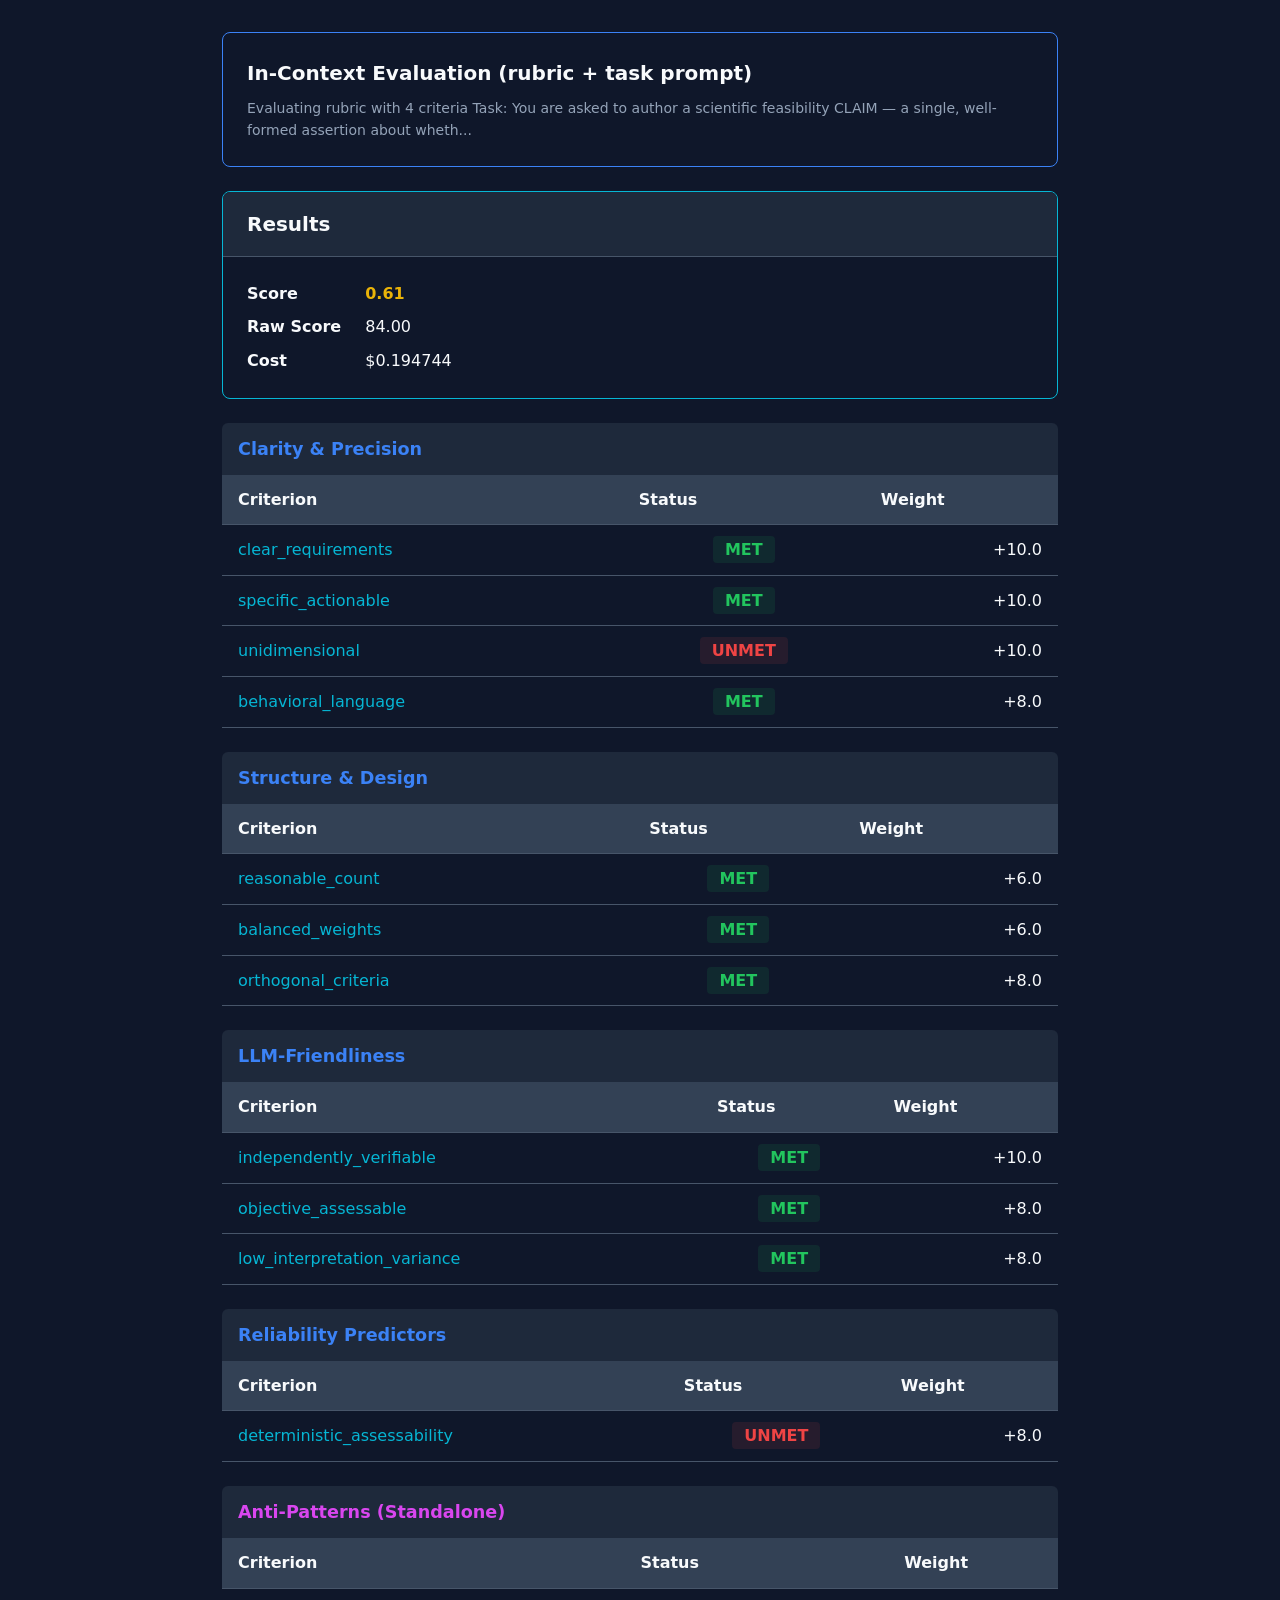
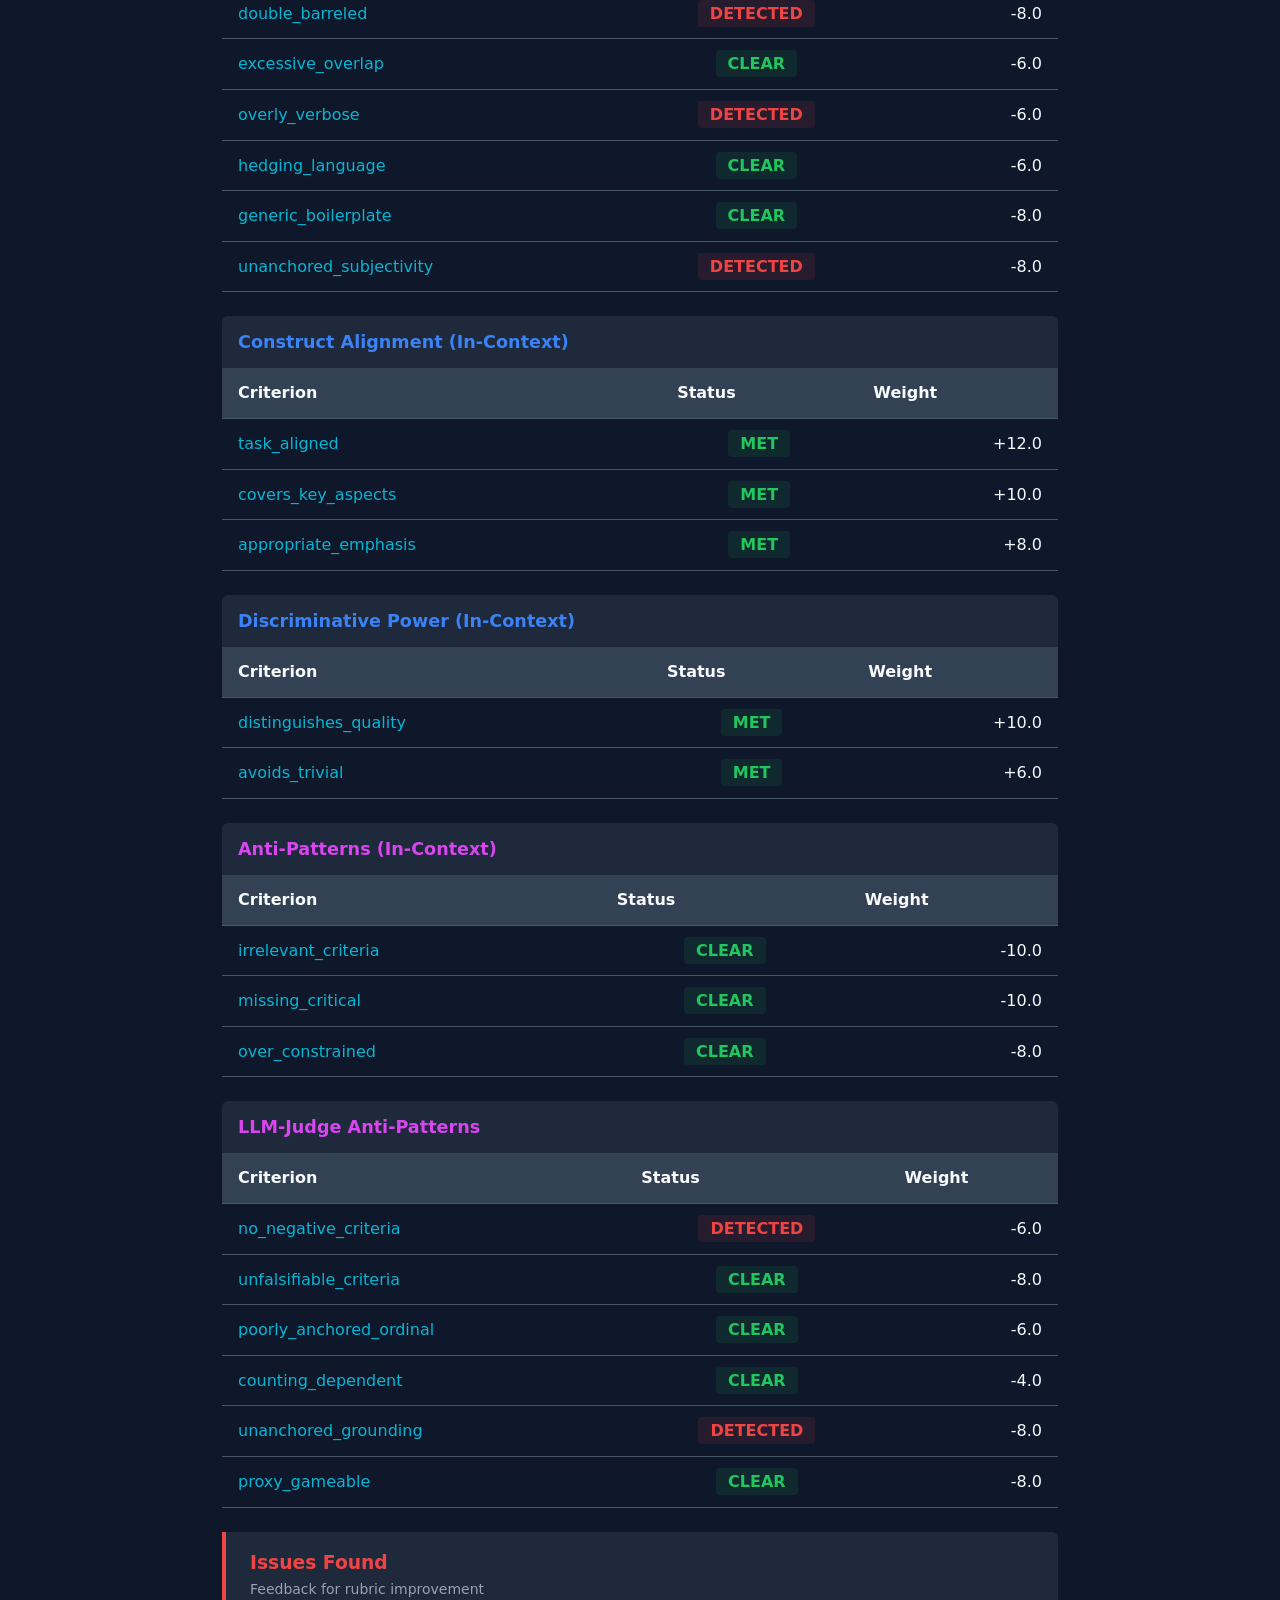
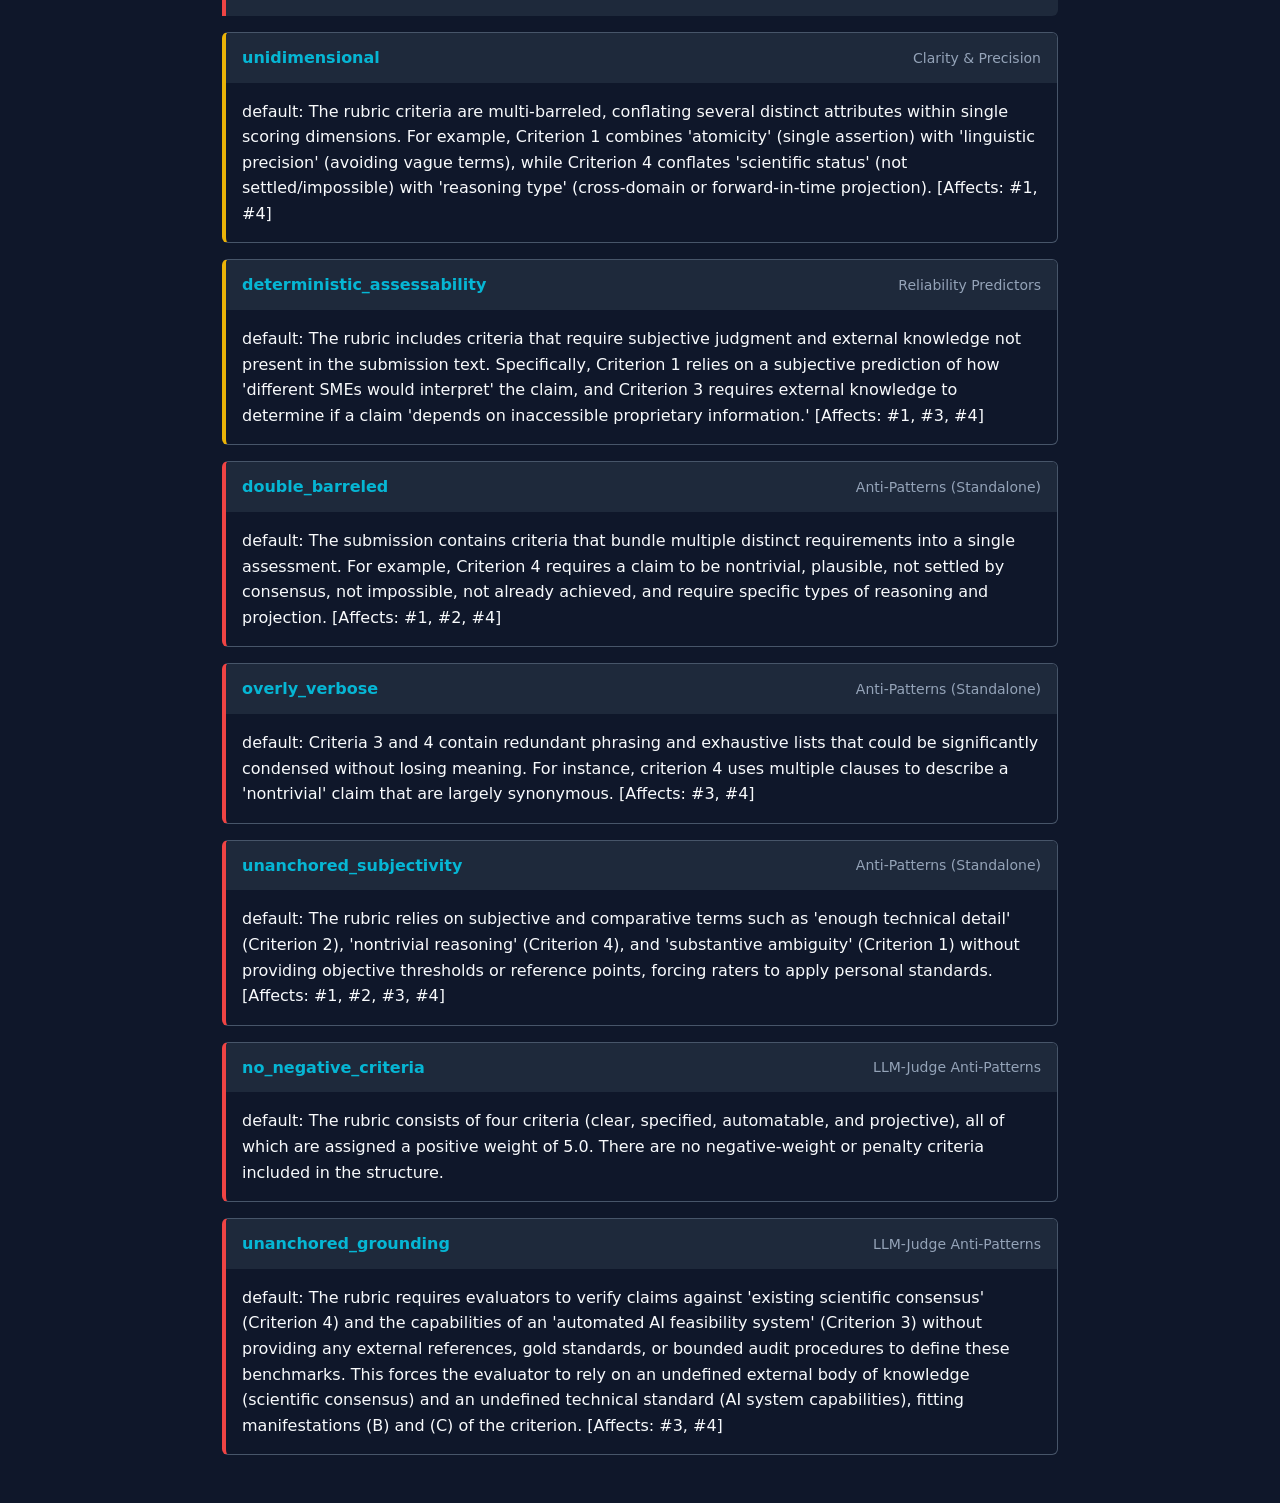
<file: scify-phase2/reports/csap_in_context_report.html>
<!DOCTYPE html>
<html lang="en">
<head>
    <meta charset="UTF-8">
    <meta name="viewport" content="width=device-width, initial-scale=1.0">
    <title>Meta-Rubric Evaluation Report</title>
    <style>
        :root {
            --bg-primary: #0f172a;
            --bg-secondary: #1e293b;
            --bg-tertiary: #334155;
            --text-primary: #f8fafc;
            --text-secondary: #94a3b8;
            --border-color: #475569;
            --green: #22c55e;
            --red: #ef4444;
            --yellow: #eab308;
            --cyan: #06b6d4;
            --magenta: #d946ef;
            --blue: #3b82f6;
        }
        * { box-sizing: border-box; margin: 0; padding: 0; }
        body {
            font-family: system-ui, -apple-system, sans-serif;
            background: var(--bg-primary);
            color: var(--text-primary);
            line-height: 1.6;
            padding: 2rem;
            max-width: 900px;
            margin: 0 auto;
        }
        .panel {
            border: 1px solid var(--border-color);
            border-radius: 8px;
            margin-bottom: 1.5rem;
            overflow: hidden;
        }
        .panel-header {
            padding: 1rem 1.5rem;
            border-bottom: 1px solid var(--border-color);
            background: var(--bg-secondary);
        }
        .panel-title {
            font-size: 1.25rem;
            font-weight: 600;
        }
        .panel-subtitle {
            color: var(--text-secondary);
            font-size: 0.875rem;
            margin-top: 0.5rem;
        }
        .panel-body { padding: 1.5rem; }
        .results-grid {
            display: grid;
            grid-template-columns: auto 1fr;
            gap: 0.5rem 1.5rem;
        }
        .results-label { font-weight: 600; }
        .section-table {
            width: 100%;
            border-collapse: collapse;
            margin-bottom: 1.5rem;
        }
        .section-title {
            font-size: 1.1rem;
            font-weight: 600;
            padding: 0.75rem 1rem;
            background: var(--bg-secondary);
            border-radius: 6px 6px 0 0;
        }
        .section-title.anti-pattern { color: var(--magenta); }
        .section-title.normal { color: var(--blue); }
        .section-table th, .section-table td {
            padding: 0.75rem 1rem;
            text-align: left;
            border-bottom: 1px solid var(--border-color);
        }
        .section-table th {
            background: var(--bg-tertiary);
            font-weight: 600;
        }
        .section-table td:first-child { color: var(--cyan); }
        .section-table td:nth-child(2) { text-align: center; }
        .section-table td:nth-child(3) { text-align: right; }
        .status { font-weight: 600; padding: 0.25rem 0.75rem; border-radius: 4px; }
        .status-met { color: var(--green); background: rgba(34, 197, 94, 0.1); }
        .status-unmet { color: var(--red); background: rgba(239, 68, 68, 0.1); }
        .status-detected { color: var(--red); background: rgba(239, 68, 68, 0.1); }
        .status-clear { color: var(--green); background: rgba(34, 197, 94, 0.1); }
        .status-na { color: var(--yellow); background: rgba(234, 179, 8, 0.1); }
        .issues-header {
            background: var(--bg-secondary);
            border-left: 4px solid var(--red);
            padding: 1rem 1.5rem;
            margin-bottom: 1rem;
            border-radius: 0 6px 6px 0;
        }
        .issues-header h3 { color: var(--red); }
        .issues-header p { color: var(--text-secondary); font-size: 0.875rem; }
        .issue-card {
            border: 1px solid var(--border-color);
            border-radius: 6px;
            margin-bottom: 1rem;
            overflow: hidden;
        }
        .issue-card.anti-pattern { border-left: 4px solid var(--red); }
        .issue-card.normal { border-left: 4px solid var(--yellow); }
        .issue-card-header {
            padding: 0.75rem 1rem;
            background: var(--bg-secondary);
            display: flex;
            justify-content: space-between;
            align-items: center;
        }
        .issue-name { color: var(--cyan); font-weight: 600; }
        .issue-section { color: var(--text-secondary); font-size: 0.875rem; }
        .issue-reason { padding: 1rem; white-space: pre-wrap; }
        .success-panel {
            background: rgba(34, 197, 94, 0.1);
            border: 1px solid var(--green);
            border-radius: 6px;
            padding: 1.5rem;
            text-align: center;
            color: var(--green);
            font-weight: 600;
        }
    </style>
</head>
<body>

    <div class="panel" style="border-color: var(--blue);">
        <div class="panel-body">
            <div class="panel-title">In-Context Evaluation (rubric + task prompt)</div>
            <div class='panel-subtitle'>Evaluating rubric with 4 criteria
Task: You are asked to author a scientific feasibility CLAIM — a single, well-formed assertion about wheth...</div>
        </div>
    </div>

    <div class="panel" style="border-color: var(--cyan);">
        <div class="panel-header">
            <div class="panel-title">Results</div>
        </div>
        <div class="panel-body">
            <div class="results-grid">
                <span class="results-label">Score</span>
                <span style="color: #eab308; font-weight: 600;">0.61</span>
                <span class="results-label">Raw Score</span>
                <span>84.00</span>
                <span class='results-label'>Cost</span><span>$0.194744</span>
            </div>
        </div>
    </div>

    <div class="section-title normal">Clarity &amp; Precision</div>
    <table class="section-table">
        <thead>
            <tr><th>Criterion</th><th>Status</th><th>Weight</th></tr>
        </thead>
        <tbody>

            <tr>
                <td>clear_requirements</td>
                <td><span class="status status-met">MET</span></td>
                <td>+10.0</td>
            </tr>

            <tr>
                <td>specific_actionable</td>
                <td><span class="status status-met">MET</span></td>
                <td>+10.0</td>
            </tr>

            <tr>
                <td>unidimensional</td>
                <td><span class="status status-unmet">UNMET</span></td>
                <td>+10.0</td>
            </tr>

            <tr>
                <td>behavioral_language</td>
                <td><span class="status status-met">MET</span></td>
                <td>+8.0</td>
            </tr>
        </tbody>
    </table>

    <div class="section-title normal">Structure &amp; Design</div>
    <table class="section-table">
        <thead>
            <tr><th>Criterion</th><th>Status</th><th>Weight</th></tr>
        </thead>
        <tbody>

            <tr>
                <td>reasonable_count</td>
                <td><span class="status status-met">MET</span></td>
                <td>+6.0</td>
            </tr>

            <tr>
                <td>balanced_weights</td>
                <td><span class="status status-met">MET</span></td>
                <td>+6.0</td>
            </tr>

            <tr>
                <td>orthogonal_criteria</td>
                <td><span class="status status-met">MET</span></td>
                <td>+8.0</td>
            </tr>
        </tbody>
    </table>

    <div class="section-title normal">LLM-Friendliness</div>
    <table class="section-table">
        <thead>
            <tr><th>Criterion</th><th>Status</th><th>Weight</th></tr>
        </thead>
        <tbody>

            <tr>
                <td>independently_verifiable</td>
                <td><span class="status status-met">MET</span></td>
                <td>+10.0</td>
            </tr>

            <tr>
                <td>objective_assessable</td>
                <td><span class="status status-met">MET</span></td>
                <td>+8.0</td>
            </tr>

            <tr>
                <td>low_interpretation_variance</td>
                <td><span class="status status-met">MET</span></td>
                <td>+8.0</td>
            </tr>
        </tbody>
    </table>

    <div class="section-title normal">Reliability Predictors</div>
    <table class="section-table">
        <thead>
            <tr><th>Criterion</th><th>Status</th><th>Weight</th></tr>
        </thead>
        <tbody>

            <tr>
                <td>deterministic_assessability</td>
                <td><span class="status status-unmet">UNMET</span></td>
                <td>+8.0</td>
            </tr>
        </tbody>
    </table>

    <div class="section-title anti-pattern">Anti-Patterns (Standalone)</div>
    <table class="section-table">
        <thead>
            <tr><th>Criterion</th><th>Status</th><th>Weight</th></tr>
        </thead>
        <tbody>

            <tr>
                <td>double_barreled</td>
                <td><span class="status status-detected">DETECTED</span></td>
                <td>-8.0</td>
            </tr>

            <tr>
                <td>excessive_overlap</td>
                <td><span class="status status-clear">CLEAR</span></td>
                <td>-6.0</td>
            </tr>

            <tr>
                <td>overly_verbose</td>
                <td><span class="status status-detected">DETECTED</span></td>
                <td>-6.0</td>
            </tr>

            <tr>
                <td>hedging_language</td>
                <td><span class="status status-clear">CLEAR</span></td>
                <td>-6.0</td>
            </tr>

            <tr>
                <td>generic_boilerplate</td>
                <td><span class="status status-clear">CLEAR</span></td>
                <td>-8.0</td>
            </tr>

            <tr>
                <td>unanchored_subjectivity</td>
                <td><span class="status status-detected">DETECTED</span></td>
                <td>-8.0</td>
            </tr>
        </tbody>
    </table>

    <div class="section-title normal">Construct Alignment (In-Context)</div>
    <table class="section-table">
        <thead>
            <tr><th>Criterion</th><th>Status</th><th>Weight</th></tr>
        </thead>
        <tbody>

            <tr>
                <td>task_aligned</td>
                <td><span class="status status-met">MET</span></td>
                <td>+12.0</td>
            </tr>

            <tr>
                <td>covers_key_aspects</td>
                <td><span class="status status-met">MET</span></td>
                <td>+10.0</td>
            </tr>

            <tr>
                <td>appropriate_emphasis</td>
                <td><span class="status status-met">MET</span></td>
                <td>+8.0</td>
            </tr>
        </tbody>
    </table>

    <div class="section-title normal">Discriminative Power (In-Context)</div>
    <table class="section-table">
        <thead>
            <tr><th>Criterion</th><th>Status</th><th>Weight</th></tr>
        </thead>
        <tbody>

            <tr>
                <td>distinguishes_quality</td>
                <td><span class="status status-met">MET</span></td>
                <td>+10.0</td>
            </tr>

            <tr>
                <td>avoids_trivial</td>
                <td><span class="status status-met">MET</span></td>
                <td>+6.0</td>
            </tr>
        </tbody>
    </table>

    <div class="section-title anti-pattern">Anti-Patterns (In-Context)</div>
    <table class="section-table">
        <thead>
            <tr><th>Criterion</th><th>Status</th><th>Weight</th></tr>
        </thead>
        <tbody>

            <tr>
                <td>irrelevant_criteria</td>
                <td><span class="status status-clear">CLEAR</span></td>
                <td>-10.0</td>
            </tr>

            <tr>
                <td>missing_critical</td>
                <td><span class="status status-clear">CLEAR</span></td>
                <td>-10.0</td>
            </tr>

            <tr>
                <td>over_constrained</td>
                <td><span class="status status-clear">CLEAR</span></td>
                <td>-8.0</td>
            </tr>
        </tbody>
    </table>

    <div class="section-title anti-pattern">LLM-Judge Anti-Patterns</div>
    <table class="section-table">
        <thead>
            <tr><th>Criterion</th><th>Status</th><th>Weight</th></tr>
        </thead>
        <tbody>

            <tr>
                <td>no_negative_criteria</td>
                <td><span class="status status-detected">DETECTED</span></td>
                <td>-6.0</td>
            </tr>

            <tr>
                <td>unfalsifiable_criteria</td>
                <td><span class="status status-clear">CLEAR</span></td>
                <td>-8.0</td>
            </tr>

            <tr>
                <td>poorly_anchored_ordinal</td>
                <td><span class="status status-clear">CLEAR</span></td>
                <td>-6.0</td>
            </tr>

            <tr>
                <td>counting_dependent</td>
                <td><span class="status status-clear">CLEAR</span></td>
                <td>-4.0</td>
            </tr>

            <tr>
                <td>unanchored_grounding</td>
                <td><span class="status status-detected">DETECTED</span></td>
                <td>-8.0</td>
            </tr>

            <tr>
                <td>proxy_gameable</td>
                <td><span class="status status-clear">CLEAR</span></td>
                <td>-8.0</td>
            </tr>
        </tbody>
    </table>

    <div class="issues-header">
        <h3>Issues Found</h3>
        <p>Feedback for rubric improvement</p>
    </div>

    <div class="issue-card normal">
        <div class="issue-card-header">
            <span class="issue-name">unidimensional</span>
            <span class="issue-section">Clarity &amp; Precision</span>
        </div>
        <div class="issue-reason">default: The rubric criteria are multi-barreled, conflating several distinct attributes within single scoring dimensions. For example, Criterion 1 combines &#x27;atomicity&#x27; (single assertion) with &#x27;linguistic precision&#x27; (avoiding vague terms), while Criterion 4 conflates &#x27;scientific status&#x27; (not settled/impossible) with &#x27;reasoning type&#x27; (cross-domain or forward-in-time projection). [Affects: #1, #4]</div>
    </div>

    <div class="issue-card normal">
        <div class="issue-card-header">
            <span class="issue-name">deterministic_assessability</span>
            <span class="issue-section">Reliability Predictors</span>
        </div>
        <div class="issue-reason">default: The rubric includes criteria that require subjective judgment and external knowledge not present in the submission text. Specifically, Criterion 1 relies on a subjective prediction of how &#x27;different SMEs would interpret&#x27; the claim, and Criterion 3 requires external knowledge to determine if a claim &#x27;depends on inaccessible proprietary information.&#x27; [Affects: #1, #3, #4]</div>
    </div>

    <div class="issue-card anti-pattern">
        <div class="issue-card-header">
            <span class="issue-name">double_barreled</span>
            <span class="issue-section">Anti-Patterns (Standalone)</span>
        </div>
        <div class="issue-reason">default: The submission contains criteria that bundle multiple distinct requirements into a single assessment. For example, Criterion 4 requires a claim to be nontrivial, plausible, not settled by consensus, not impossible, not already achieved, and require specific types of reasoning and projection. [Affects: #1, #2, #4]</div>
    </div>

    <div class="issue-card anti-pattern">
        <div class="issue-card-header">
            <span class="issue-name">overly_verbose</span>
            <span class="issue-section">Anti-Patterns (Standalone)</span>
        </div>
        <div class="issue-reason">default: Criteria 3 and 4 contain redundant phrasing and exhaustive lists that could be significantly condensed without losing meaning. For instance, criterion 4 uses multiple clauses to describe a &#x27;nontrivial&#x27; claim that are largely synonymous. [Affects: #3, #4]</div>
    </div>

    <div class="issue-card anti-pattern">
        <div class="issue-card-header">
            <span class="issue-name">unanchored_subjectivity</span>
            <span class="issue-section">Anti-Patterns (Standalone)</span>
        </div>
        <div class="issue-reason">default: The rubric relies on subjective and comparative terms such as &#x27;enough technical detail&#x27; (Criterion 2), &#x27;nontrivial reasoning&#x27; (Criterion 4), and &#x27;substantive ambiguity&#x27; (Criterion 1) without providing objective thresholds or reference points, forcing raters to apply personal standards. [Affects: #1, #2, #3, #4]</div>
    </div>

    <div class="issue-card anti-pattern">
        <div class="issue-card-header">
            <span class="issue-name">no_negative_criteria</span>
            <span class="issue-section">LLM-Judge Anti-Patterns</span>
        </div>
        <div class="issue-reason">default: The rubric consists of four criteria (clear, specified, automatable, and projective), all of which are assigned a positive weight of 5.0. There are no negative-weight or penalty criteria included in the structure.</div>
    </div>

    <div class="issue-card anti-pattern">
        <div class="issue-card-header">
            <span class="issue-name">unanchored_grounding</span>
            <span class="issue-section">LLM-Judge Anti-Patterns</span>
        </div>
        <div class="issue-reason">default: The rubric requires evaluators to verify claims against &#x27;existing scientific consensus&#x27; (Criterion 4) and the capabilities of an &#x27;automated AI feasibility system&#x27; (Criterion 3) without providing any external references, gold standards, or bounded audit procedures to define these benchmarks. This forces the evaluator to rely on an undefined external body of knowledge (scientific consensus) and an undefined technical standard (AI system capabilities), fitting manifestations (B) and (C) of the criterion. [Affects: #3, #4]</div>
    </div>

</body>
</html>
</file>
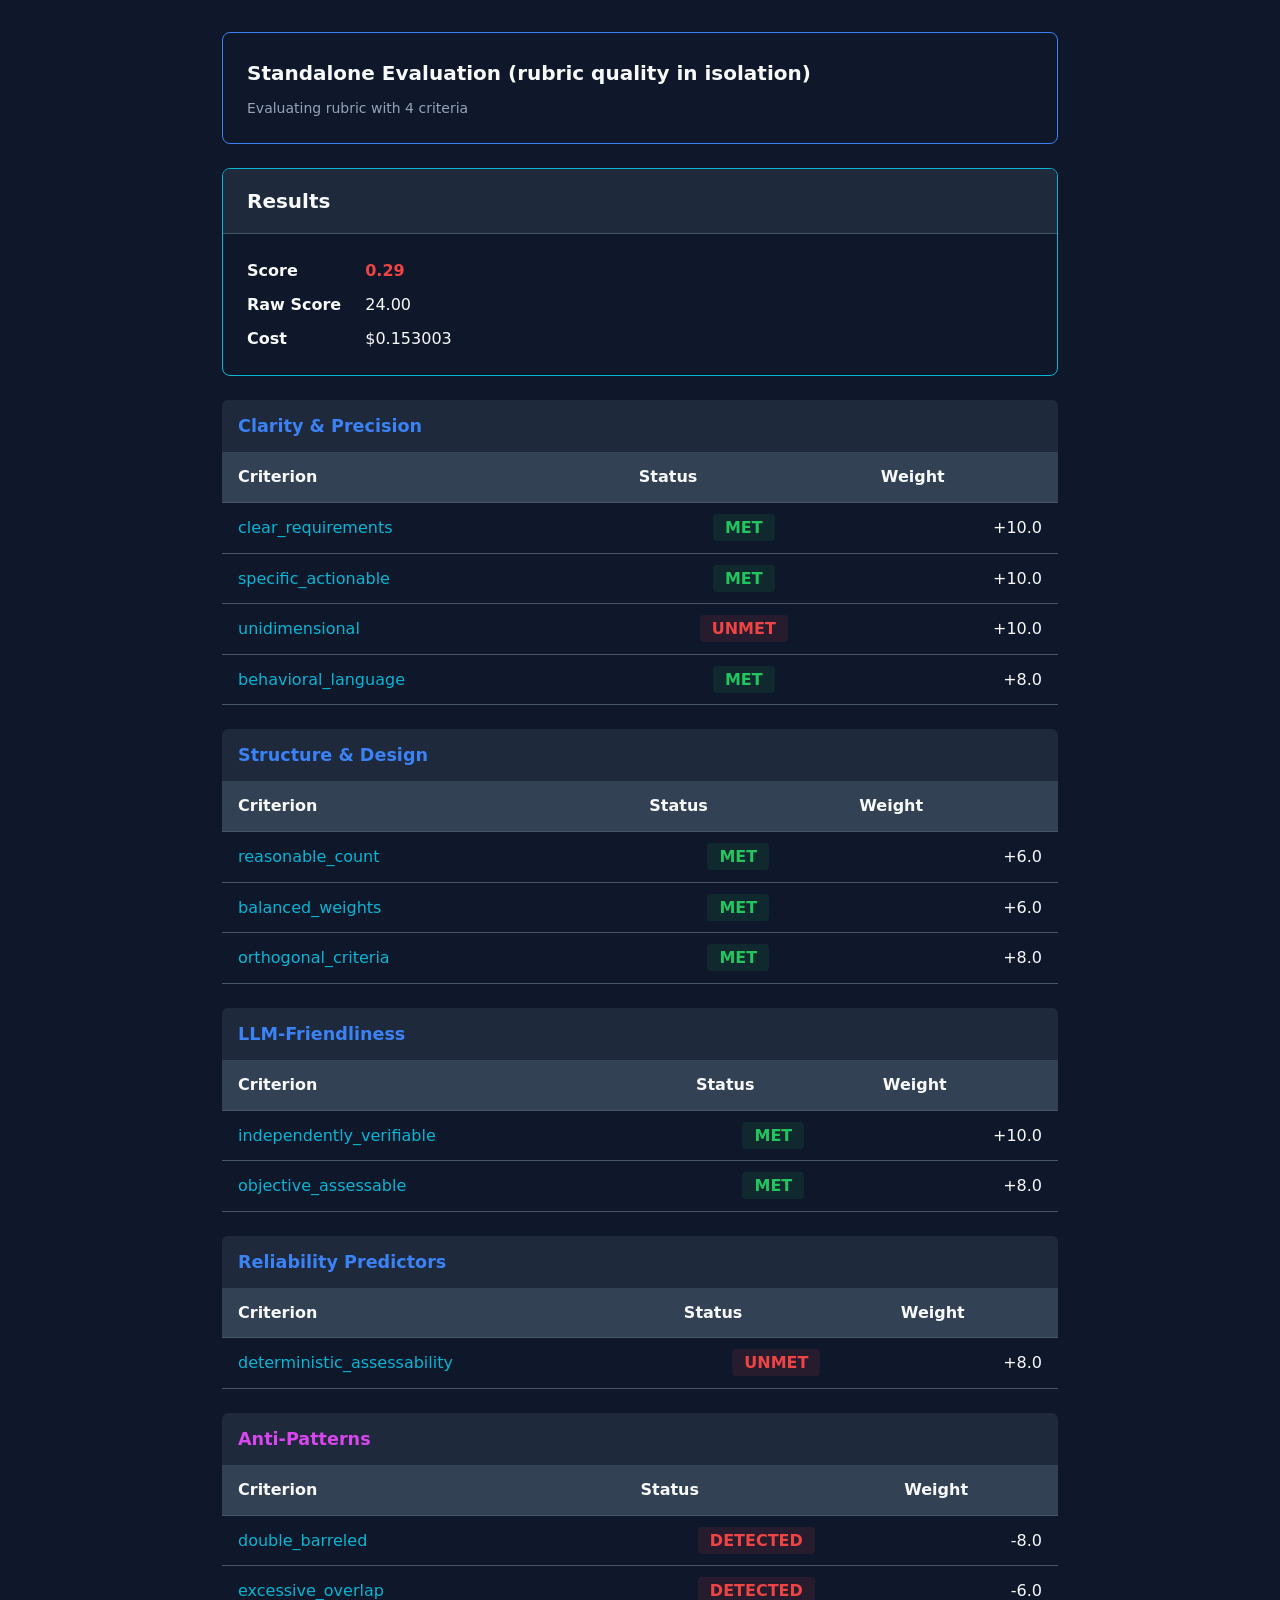
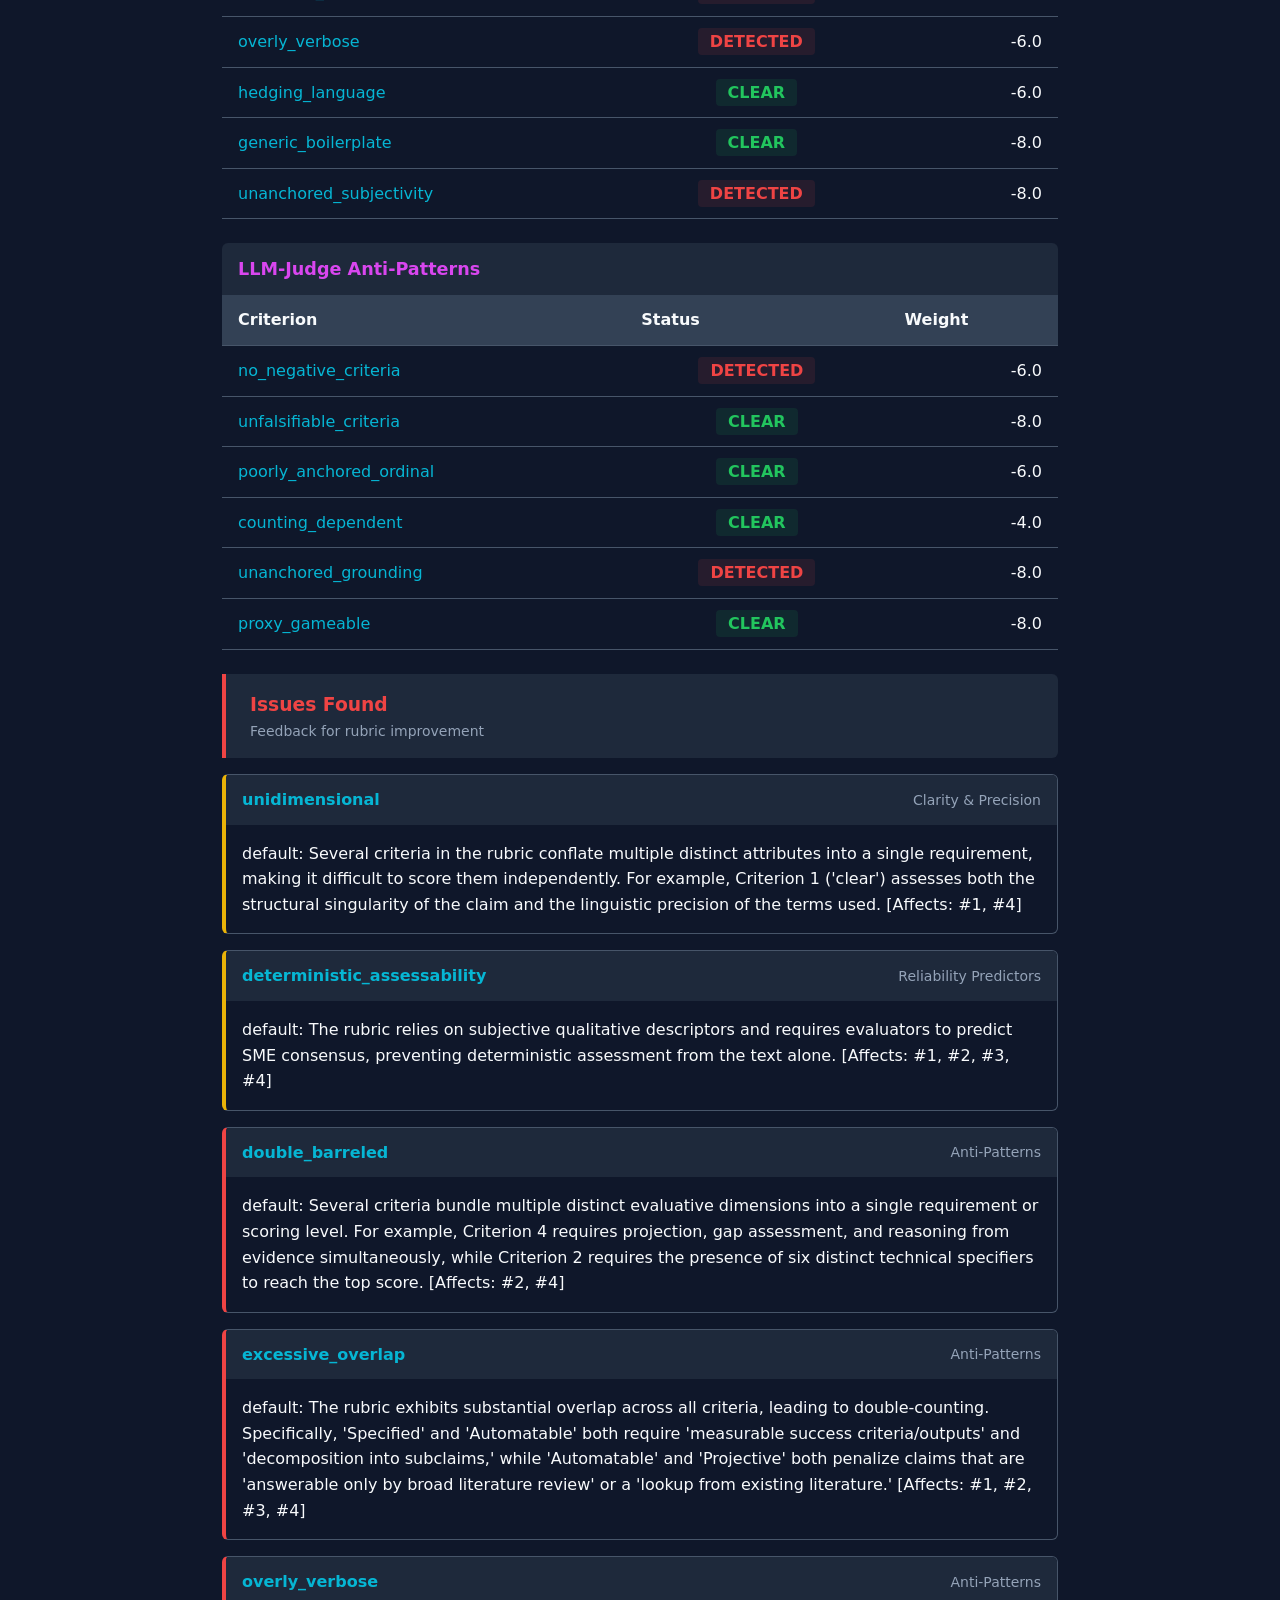
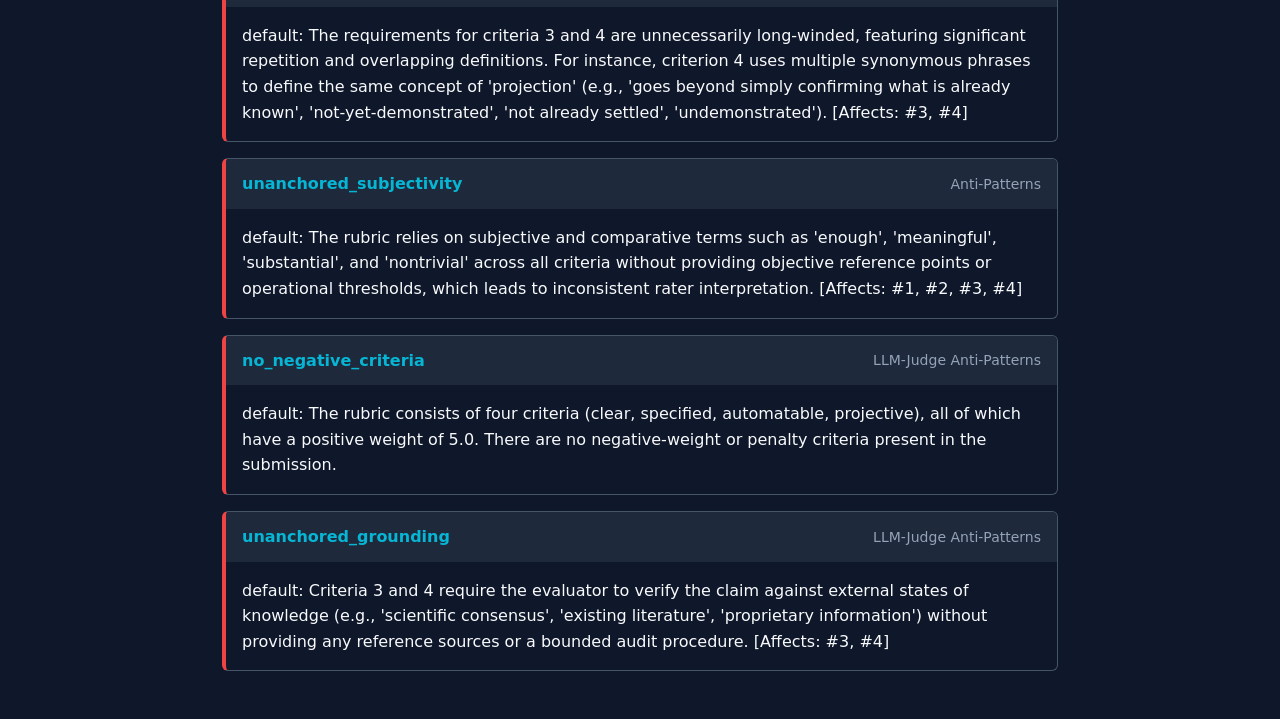
<file: scify-phase2/reports/csap_standalone_report.html>
<!DOCTYPE html>
<html lang="en">
<head>
    <meta charset="UTF-8">
    <meta name="viewport" content="width=device-width, initial-scale=1.0">
    <title>Meta-Rubric Evaluation Report</title>
    <style>
        :root {
            --bg-primary: #0f172a;
            --bg-secondary: #1e293b;
            --bg-tertiary: #334155;
            --text-primary: #f8fafc;
            --text-secondary: #94a3b8;
            --border-color: #475569;
            --green: #22c55e;
            --red: #ef4444;
            --yellow: #eab308;
            --cyan: #06b6d4;
            --magenta: #d946ef;
            --blue: #3b82f6;
        }
        * { box-sizing: border-box; margin: 0; padding: 0; }
        body {
            font-family: system-ui, -apple-system, sans-serif;
            background: var(--bg-primary);
            color: var(--text-primary);
            line-height: 1.6;
            padding: 2rem;
            max-width: 900px;
            margin: 0 auto;
        }
        .panel {
            border: 1px solid var(--border-color);
            border-radius: 8px;
            margin-bottom: 1.5rem;
            overflow: hidden;
        }
        .panel-header {
            padding: 1rem 1.5rem;
            border-bottom: 1px solid var(--border-color);
            background: var(--bg-secondary);
        }
        .panel-title {
            font-size: 1.25rem;
            font-weight: 600;
        }
        .panel-subtitle {
            color: var(--text-secondary);
            font-size: 0.875rem;
            margin-top: 0.5rem;
        }
        .panel-body { padding: 1.5rem; }
        .results-grid {
            display: grid;
            grid-template-columns: auto 1fr;
            gap: 0.5rem 1.5rem;
        }
        .results-label { font-weight: 600; }
        .section-table {
            width: 100%;
            border-collapse: collapse;
            margin-bottom: 1.5rem;
        }
        .section-title {
            font-size: 1.1rem;
            font-weight: 600;
            padding: 0.75rem 1rem;
            background: var(--bg-secondary);
            border-radius: 6px 6px 0 0;
        }
        .section-title.anti-pattern { color: var(--magenta); }
        .section-title.normal { color: var(--blue); }
        .section-table th, .section-table td {
            padding: 0.75rem 1rem;
            text-align: left;
            border-bottom: 1px solid var(--border-color);
        }
        .section-table th {
            background: var(--bg-tertiary);
            font-weight: 600;
        }
        .section-table td:first-child { color: var(--cyan); }
        .section-table td:nth-child(2) { text-align: center; }
        .section-table td:nth-child(3) { text-align: right; }
        .status { font-weight: 600; padding: 0.25rem 0.75rem; border-radius: 4px; }
        .status-met { color: var(--green); background: rgba(34, 197, 94, 0.1); }
        .status-unmet { color: var(--red); background: rgba(239, 68, 68, 0.1); }
        .status-detected { color: var(--red); background: rgba(239, 68, 68, 0.1); }
        .status-clear { color: var(--green); background: rgba(34, 197, 94, 0.1); }
        .status-na { color: var(--yellow); background: rgba(234, 179, 8, 0.1); }
        .issues-header {
            background: var(--bg-secondary);
            border-left: 4px solid var(--red);
            padding: 1rem 1.5rem;
            margin-bottom: 1rem;
            border-radius: 0 6px 6px 0;
        }
        .issues-header h3 { color: var(--red); }
        .issues-header p { color: var(--text-secondary); font-size: 0.875rem; }
        .issue-card {
            border: 1px solid var(--border-color);
            border-radius: 6px;
            margin-bottom: 1rem;
            overflow: hidden;
        }
        .issue-card.anti-pattern { border-left: 4px solid var(--red); }
        .issue-card.normal { border-left: 4px solid var(--yellow); }
        .issue-card-header {
            padding: 0.75rem 1rem;
            background: var(--bg-secondary);
            display: flex;
            justify-content: space-between;
            align-items: center;
        }
        .issue-name { color: var(--cyan); font-weight: 600; }
        .issue-section { color: var(--text-secondary); font-size: 0.875rem; }
        .issue-reason { padding: 1rem; white-space: pre-wrap; }
        .success-panel {
            background: rgba(34, 197, 94, 0.1);
            border: 1px solid var(--green);
            border-radius: 6px;
            padding: 1.5rem;
            text-align: center;
            color: var(--green);
            font-weight: 600;
        }
    </style>
</head>
<body>

    <div class="panel" style="border-color: var(--blue);">
        <div class="panel-body">
            <div class="panel-title">Standalone Evaluation (rubric quality in isolation)</div>
            <div class='panel-subtitle'>Evaluating rubric with 4 criteria</div>
        </div>
    </div>

    <div class="panel" style="border-color: var(--cyan);">
        <div class="panel-header">
            <div class="panel-title">Results</div>
        </div>
        <div class="panel-body">
            <div class="results-grid">
                <span class="results-label">Score</span>
                <span style="color: #ef4444; font-weight: 600;">0.29</span>
                <span class="results-label">Raw Score</span>
                <span>24.00</span>
                <span class='results-label'>Cost</span><span>$0.153003</span>
            </div>
        </div>
    </div>

    <div class="section-title normal">Clarity &amp; Precision</div>
    <table class="section-table">
        <thead>
            <tr><th>Criterion</th><th>Status</th><th>Weight</th></tr>
        </thead>
        <tbody>

            <tr>
                <td>clear_requirements</td>
                <td><span class="status status-met">MET</span></td>
                <td>+10.0</td>
            </tr>

            <tr>
                <td>specific_actionable</td>
                <td><span class="status status-met">MET</span></td>
                <td>+10.0</td>
            </tr>

            <tr>
                <td>unidimensional</td>
                <td><span class="status status-unmet">UNMET</span></td>
                <td>+10.0</td>
            </tr>

            <tr>
                <td>behavioral_language</td>
                <td><span class="status status-met">MET</span></td>
                <td>+8.0</td>
            </tr>
        </tbody>
    </table>

    <div class="section-title normal">Structure &amp; Design</div>
    <table class="section-table">
        <thead>
            <tr><th>Criterion</th><th>Status</th><th>Weight</th></tr>
        </thead>
        <tbody>

            <tr>
                <td>reasonable_count</td>
                <td><span class="status status-met">MET</span></td>
                <td>+6.0</td>
            </tr>

            <tr>
                <td>balanced_weights</td>
                <td><span class="status status-met">MET</span></td>
                <td>+6.0</td>
            </tr>

            <tr>
                <td>orthogonal_criteria</td>
                <td><span class="status status-met">MET</span></td>
                <td>+8.0</td>
            </tr>
        </tbody>
    </table>

    <div class="section-title normal">LLM-Friendliness</div>
    <table class="section-table">
        <thead>
            <tr><th>Criterion</th><th>Status</th><th>Weight</th></tr>
        </thead>
        <tbody>

            <tr>
                <td>independently_verifiable</td>
                <td><span class="status status-met">MET</span></td>
                <td>+10.0</td>
            </tr>

            <tr>
                <td>objective_assessable</td>
                <td><span class="status status-met">MET</span></td>
                <td>+8.0</td>
            </tr>
        </tbody>
    </table>

    <div class="section-title normal">Reliability Predictors</div>
    <table class="section-table">
        <thead>
            <tr><th>Criterion</th><th>Status</th><th>Weight</th></tr>
        </thead>
        <tbody>

            <tr>
                <td>deterministic_assessability</td>
                <td><span class="status status-unmet">UNMET</span></td>
                <td>+8.0</td>
            </tr>
        </tbody>
    </table>

    <div class="section-title anti-pattern">Anti-Patterns</div>
    <table class="section-table">
        <thead>
            <tr><th>Criterion</th><th>Status</th><th>Weight</th></tr>
        </thead>
        <tbody>

            <tr>
                <td>double_barreled</td>
                <td><span class="status status-detected">DETECTED</span></td>
                <td>-8.0</td>
            </tr>

            <tr>
                <td>excessive_overlap</td>
                <td><span class="status status-detected">DETECTED</span></td>
                <td>-6.0</td>
            </tr>

            <tr>
                <td>overly_verbose</td>
                <td><span class="status status-detected">DETECTED</span></td>
                <td>-6.0</td>
            </tr>

            <tr>
                <td>hedging_language</td>
                <td><span class="status status-clear">CLEAR</span></td>
                <td>-6.0</td>
            </tr>

            <tr>
                <td>generic_boilerplate</td>
                <td><span class="status status-clear">CLEAR</span></td>
                <td>-8.0</td>
            </tr>

            <tr>
                <td>unanchored_subjectivity</td>
                <td><span class="status status-detected">DETECTED</span></td>
                <td>-8.0</td>
            </tr>
        </tbody>
    </table>

    <div class="section-title anti-pattern">LLM-Judge Anti-Patterns</div>
    <table class="section-table">
        <thead>
            <tr><th>Criterion</th><th>Status</th><th>Weight</th></tr>
        </thead>
        <tbody>

            <tr>
                <td>no_negative_criteria</td>
                <td><span class="status status-detected">DETECTED</span></td>
                <td>-6.0</td>
            </tr>

            <tr>
                <td>unfalsifiable_criteria</td>
                <td><span class="status status-clear">CLEAR</span></td>
                <td>-8.0</td>
            </tr>

            <tr>
                <td>poorly_anchored_ordinal</td>
                <td><span class="status status-clear">CLEAR</span></td>
                <td>-6.0</td>
            </tr>

            <tr>
                <td>counting_dependent</td>
                <td><span class="status status-clear">CLEAR</span></td>
                <td>-4.0</td>
            </tr>

            <tr>
                <td>unanchored_grounding</td>
                <td><span class="status status-detected">DETECTED</span></td>
                <td>-8.0</td>
            </tr>

            <tr>
                <td>proxy_gameable</td>
                <td><span class="status status-clear">CLEAR</span></td>
                <td>-8.0</td>
            </tr>
        </tbody>
    </table>

    <div class="issues-header">
        <h3>Issues Found</h3>
        <p>Feedback for rubric improvement</p>
    </div>

    <div class="issue-card normal">
        <div class="issue-card-header">
            <span class="issue-name">unidimensional</span>
            <span class="issue-section">Clarity &amp; Precision</span>
        </div>
        <div class="issue-reason">default: Several criteria in the rubric conflate multiple distinct attributes into a single requirement, making it difficult to score them independently. For example, Criterion 1 (&#x27;clear&#x27;) assesses both the structural singularity of the claim and the linguistic precision of the terms used. [Affects: #1, #4]</div>
    </div>

    <div class="issue-card normal">
        <div class="issue-card-header">
            <span class="issue-name">deterministic_assessability</span>
            <span class="issue-section">Reliability Predictors</span>
        </div>
        <div class="issue-reason">default: The rubric relies on subjective qualitative descriptors and requires evaluators to predict SME consensus, preventing deterministic assessment from the text alone. [Affects: #1, #2, #3, #4]</div>
    </div>

    <div class="issue-card anti-pattern">
        <div class="issue-card-header">
            <span class="issue-name">double_barreled</span>
            <span class="issue-section">Anti-Patterns</span>
        </div>
        <div class="issue-reason">default: Several criteria bundle multiple distinct evaluative dimensions into a single requirement or scoring level. For example, Criterion 4 requires projection, gap assessment, and reasoning from evidence simultaneously, while Criterion 2 requires the presence of six distinct technical specifiers to reach the top score. [Affects: #2, #4]</div>
    </div>

    <div class="issue-card anti-pattern">
        <div class="issue-card-header">
            <span class="issue-name">excessive_overlap</span>
            <span class="issue-section">Anti-Patterns</span>
        </div>
        <div class="issue-reason">default: The rubric exhibits substantial overlap across all criteria, leading to double-counting. Specifically, &#x27;Specified&#x27; and &#x27;Automatable&#x27; both require &#x27;measurable success criteria/outputs&#x27; and &#x27;decomposition into subclaims,&#x27; while &#x27;Automatable&#x27; and &#x27;Projective&#x27; both penalize claims that are &#x27;answerable only by broad literature review&#x27; or a &#x27;lookup from existing literature.&#x27; [Affects: #1, #2, #3, #4]</div>
    </div>

    <div class="issue-card anti-pattern">
        <div class="issue-card-header">
            <span class="issue-name">overly_verbose</span>
            <span class="issue-section">Anti-Patterns</span>
        </div>
        <div class="issue-reason">default: The requirements for criteria 3 and 4 are unnecessarily long-winded, featuring significant repetition and overlapping definitions. For instance, criterion 4 uses multiple synonymous phrases to define the same concept of &#x27;projection&#x27; (e.g., &#x27;goes beyond simply confirming what is already known&#x27;, &#x27;not-yet-demonstrated&#x27;, &#x27;not already settled&#x27;, &#x27;undemonstrated&#x27;). [Affects: #3, #4]</div>
    </div>

    <div class="issue-card anti-pattern">
        <div class="issue-card-header">
            <span class="issue-name">unanchored_subjectivity</span>
            <span class="issue-section">Anti-Patterns</span>
        </div>
        <div class="issue-reason">default: The rubric relies on subjective and comparative terms such as &#x27;enough&#x27;, &#x27;meaningful&#x27;, &#x27;substantial&#x27;, and &#x27;nontrivial&#x27; across all criteria without providing objective reference points or operational thresholds, which leads to inconsistent rater interpretation. [Affects: #1, #2, #3, #4]</div>
    </div>

    <div class="issue-card anti-pattern">
        <div class="issue-card-header">
            <span class="issue-name">no_negative_criteria</span>
            <span class="issue-section">LLM-Judge Anti-Patterns</span>
        </div>
        <div class="issue-reason">default: The rubric consists of four criteria (clear, specified, automatable, projective), all of which have a positive weight of 5.0. There are no negative-weight or penalty criteria present in the submission.</div>
    </div>

    <div class="issue-card anti-pattern">
        <div class="issue-card-header">
            <span class="issue-name">unanchored_grounding</span>
            <span class="issue-section">LLM-Judge Anti-Patterns</span>
        </div>
        <div class="issue-reason">default: Criteria 3 and 4 require the evaluator to verify the claim against external states of knowledge (e.g., &#x27;scientific consensus&#x27;, &#x27;existing literature&#x27;, &#x27;proprietary information&#x27;) without providing any reference sources or a bounded audit procedure. [Affects: #3, #4]</div>
    </div>

</body>
</html>
</file>
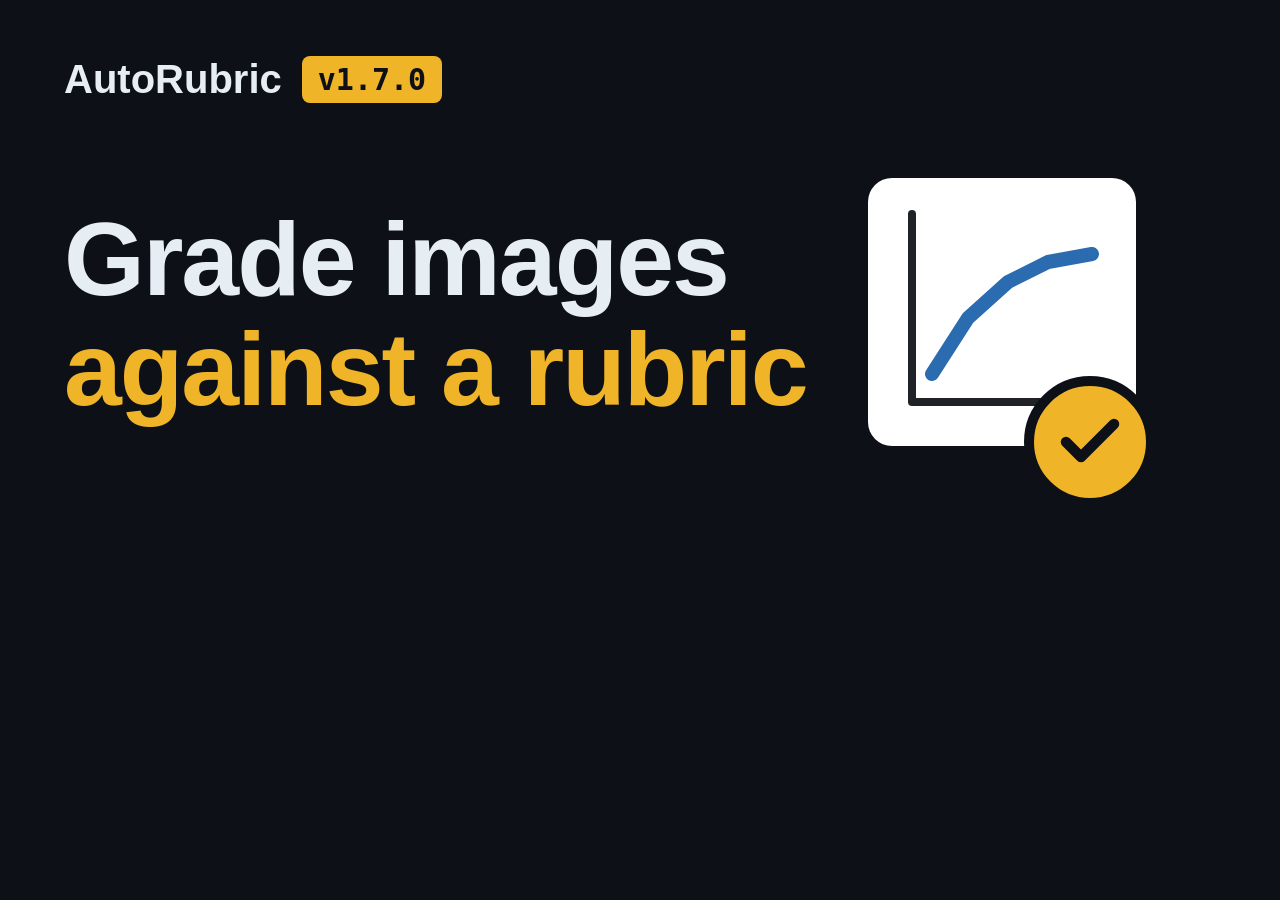
<file: blog/posts/autorubric-1-7-0-image-rubrics/card.html>
<!DOCTYPE html>
<html lang="en">
<head>
<meta charset="UTF-8">
<title>Social card: AutoRubric 1.7.0</title>
<style>
    * { margin: 0; padding: 0; box-sizing: border-box; }
    html, body { width: 1200px; height: 630px; overflow: hidden; }
    body {
        background: #0d1117;
        color: #e6edf3;
        font-family: 'Inter', -apple-system, BlinkMacSystemFont, 'Helvetica Neue', Arial, sans-serif;
        position: relative;
    }
    .mono { font-family: 'JetBrains Mono', 'SF Mono', Menlo, Consolas, monospace; }
    /* Sized to stay legible when a platform shrinks the card to a ~250px thumbnail. */
    .brand { position: absolute; left: 64px; top: 56px; display: flex; align-items: center; gap: 20px; }
    .wordmark { font-size: 40px; font-weight: 700; }
    .version {
        font-size: 30px; font-weight: 700; color: #0d1117; background: #f0b429;
        padding: 6px 16px; border-radius: 8px;
    }
    h1 {
        position: absolute; left: 64px; top: 204px; width: 800px;
        font-size: 104px; line-height: 1.06; font-weight: 700; letter-spacing: -2px;
    }
    h1 span { display: block; color: #f0b429; }

    .motif { position: absolute; left: 868px; top: 178px; width: 268px; height: 330px; }
    .sheet {
        position: absolute; left: 0; top: 0; width: 268px; height: 268px;
        background: #ffffff; border-radius: 24px; display: block;
    }
    .badge {
        position: absolute; right: -20px; bottom: 0; width: 132px; height: 132px;
        border-radius: 50%; background: #f0b429; border: 10px solid #0d1117;
        display: flex; align-items: center; justify-content: center;
    }
</style>
</head>
<body>
    <div class="brand"><span class="wordmark">AutoRubric</span><span class="version mono">v1.7.0</span></div>
    <h1>Grade images <span>against a rubric</span></h1>

    <div class="motif" aria-hidden="true">
        <svg class="sheet" viewBox="0 0 268 268" xmlns="http://www.w3.org/2000/svg">
            <polyline points="44,36 44,224 232,224" fill="none" stroke="#1f2328" stroke-width="8"
                stroke-linecap="round" stroke-linejoin="round"/>
            <polyline points="64,196 100,140 140,104 180,84 224,76" fill="none" stroke="#2b6cb0"
                stroke-width="14" stroke-linecap="round" stroke-linejoin="round"/>
        </svg>
        <div class="badge">
            <svg width="72" height="72" viewBox="0 0 24 24" fill="none" stroke="#0d1117" stroke-width="3.5"
                stroke-linecap="round" stroke-linejoin="round"><polyline points="20 6 9 17 4 12"/></svg>
        </div>
    </div>
</body>
</html>
</file>
